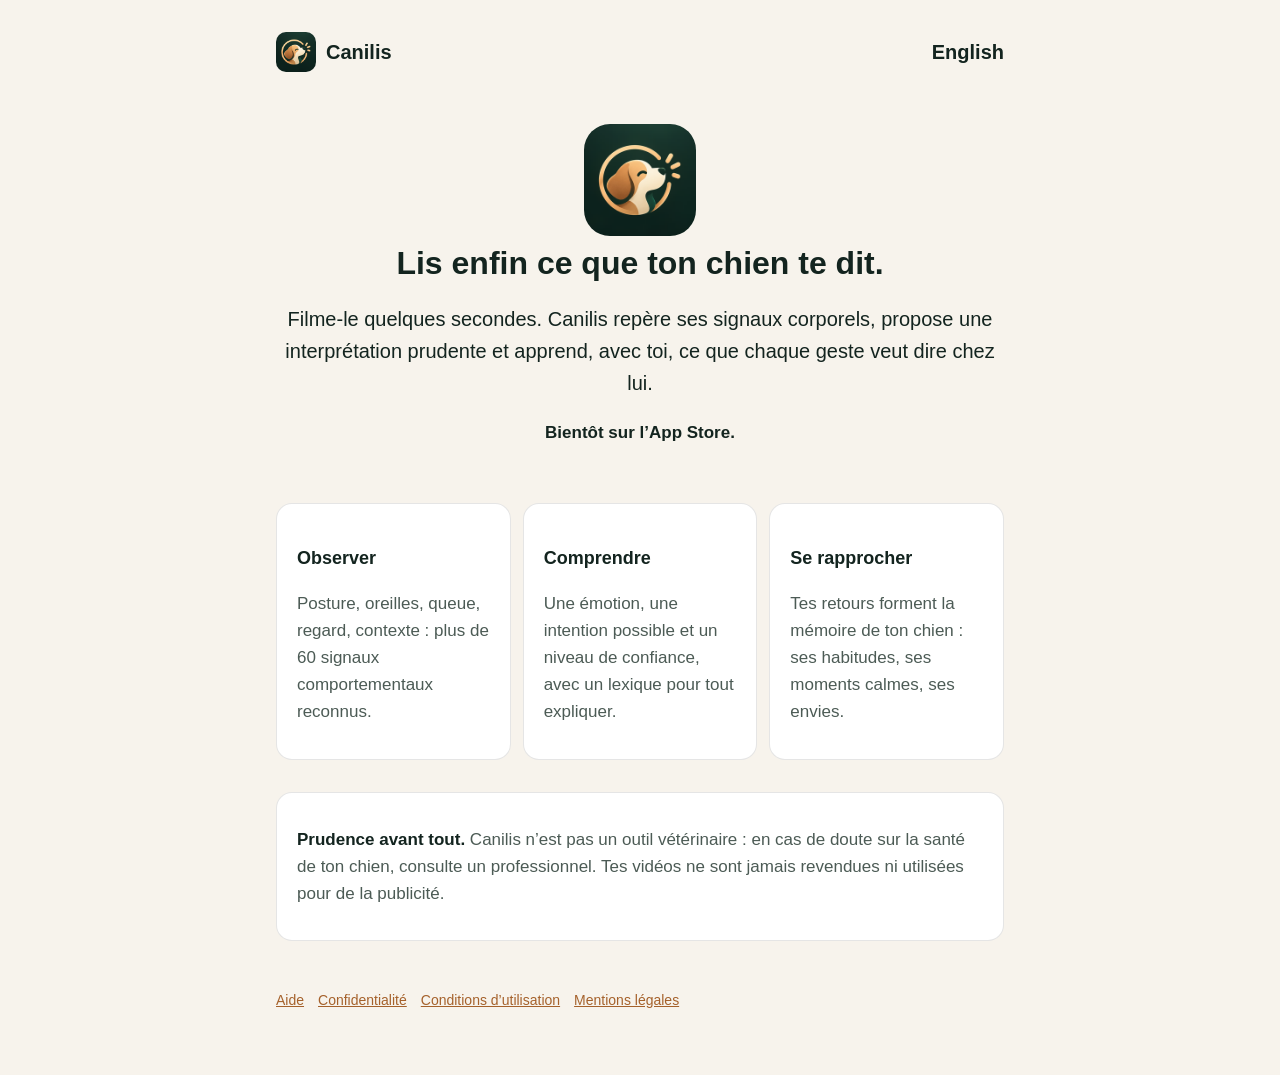
<file: index.html>
<!doctype html>
<html lang="fr">
<head>
<meta charset="utf-8">
<meta name="viewport" content="width=device-width, initial-scale=1">
<title>Canilis — Lis enfin ce que ton chien te dit</title>
<meta name="description" content="Filme ton chien quelques secondes : Canilis repère ses signaux corporels, propose une interprétation prudente et apprend ses habitudes.">
<link rel="stylesheet" href="styles.css">
<link rel="icon" href="icon.png">
</head>
<body>
<main>
<header class="site"><img src="icon.png" alt=""><a href="./">Canilis</a><nav class="lang"><a href="en/">English</a></nav></header>

<section class="hero">
<img src="icon.png" alt="Icône de l’application Canilis">
<h1>Lis enfin ce que ton chien te dit.</h1>
<p class="tagline">Filme-le quelques secondes. Canilis repère ses signaux corporels, propose une interprétation prudente et apprend, avec toi, ce que chaque geste veut dire chez lui.</p>
<p><strong>Bientôt sur l’App Store.</strong> <!-- Remplacer par le badge « Télécharger dans l’App Store » une fois l’app publiée. --></p>
</section>

<div class="grid">
<div class="card"><h3>Observer</h3><p>Posture, oreilles, queue, regard, contexte : plus de 60 signaux comportementaux reconnus.</p></div>
<div class="card"><h3>Comprendre</h3><p>Une émotion, une intention possible et un niveau de confiance, avec un lexique pour tout expliquer.</p></div>
<div class="card"><h3>Se rapprocher</h3><p>Tes retours forment la mémoire de ton chien : ses habitudes, ses moments calmes, ses envies.</p></div>
</div>

<div class="card">
<p><strong>Prudence avant tout.</strong> Canilis n’est pas un outil vétérinaire : en cas de doute sur la santé de ton chien, consulte un professionnel. Tes vidéos ne sont jamais revendues ni utilisées pour de la publicité.</p>
</div>

<footer><a href="support/">Aide</a><a href="confidentialite/">Confidentialité</a><a href="conditions/">Conditions d’utilisation</a><a href="mentions-legales/">Mentions légales</a></footer>
</main>
</body>
</html>
</file>
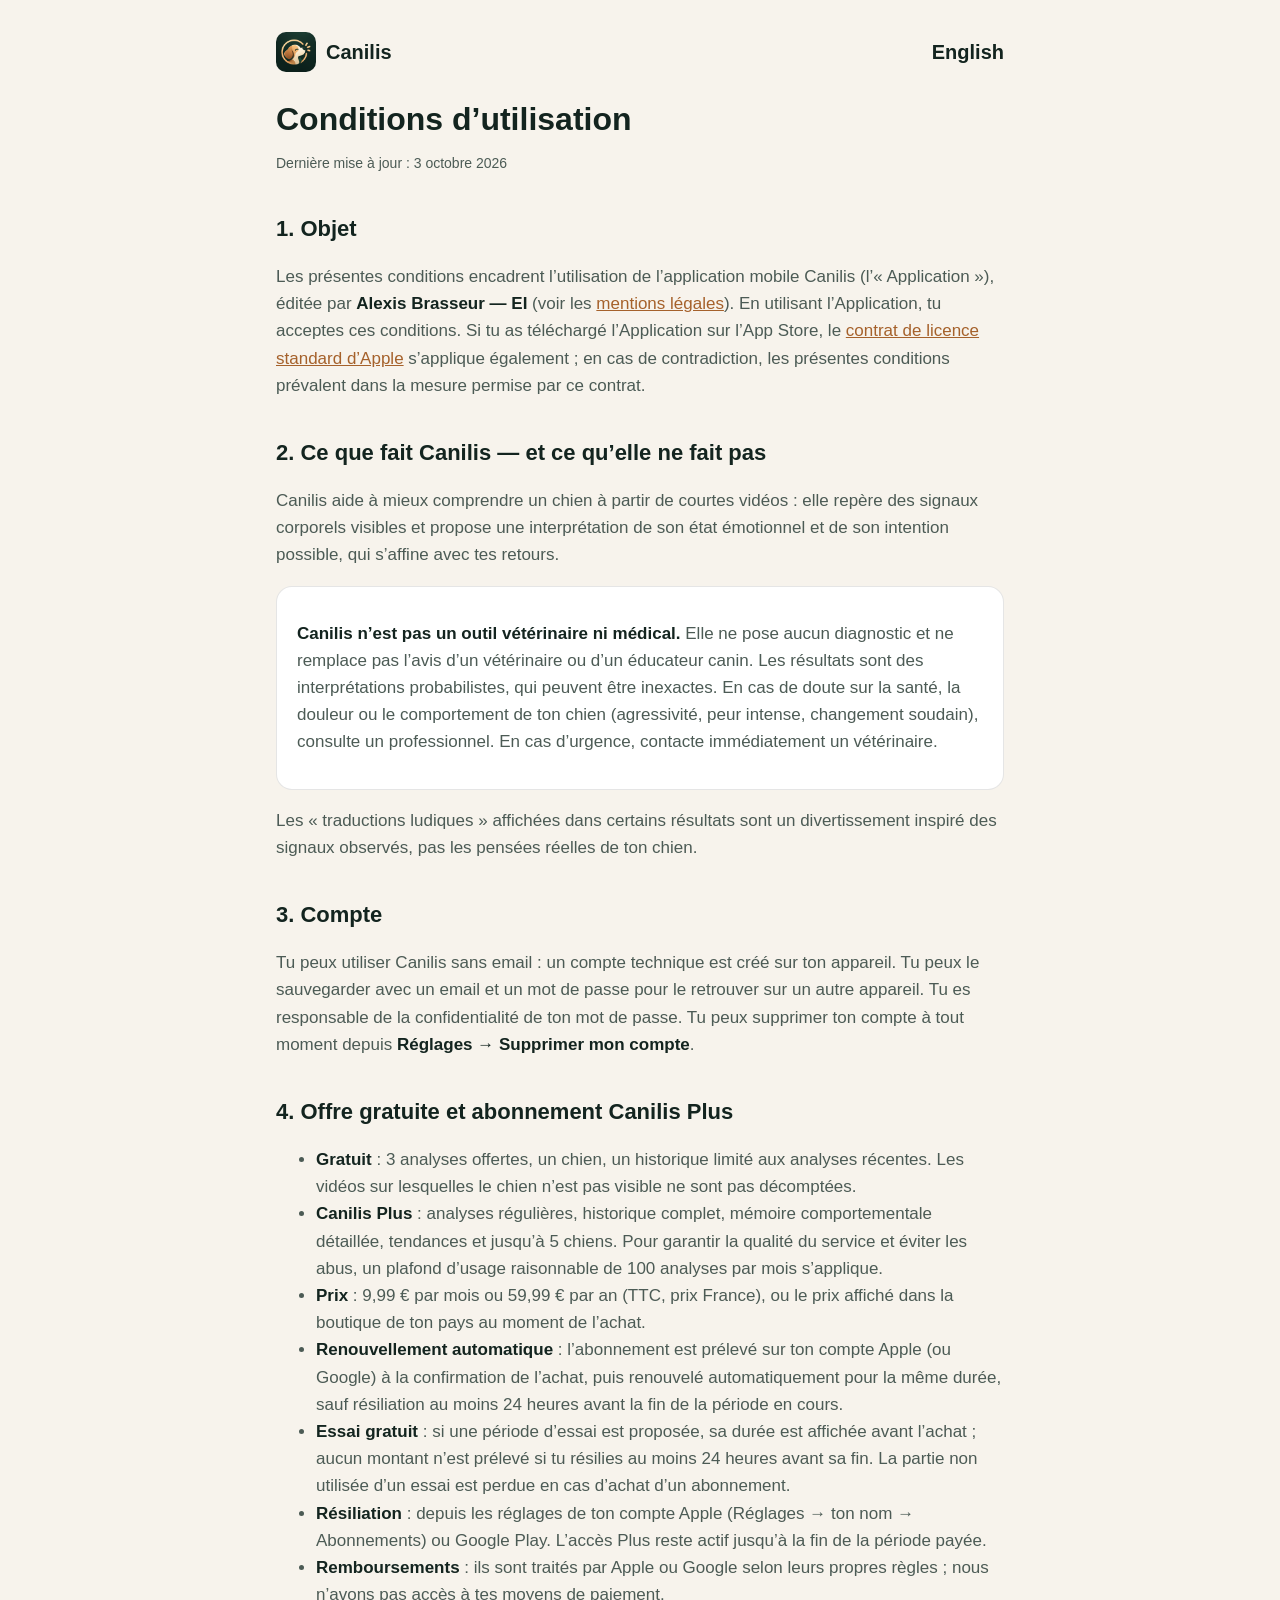
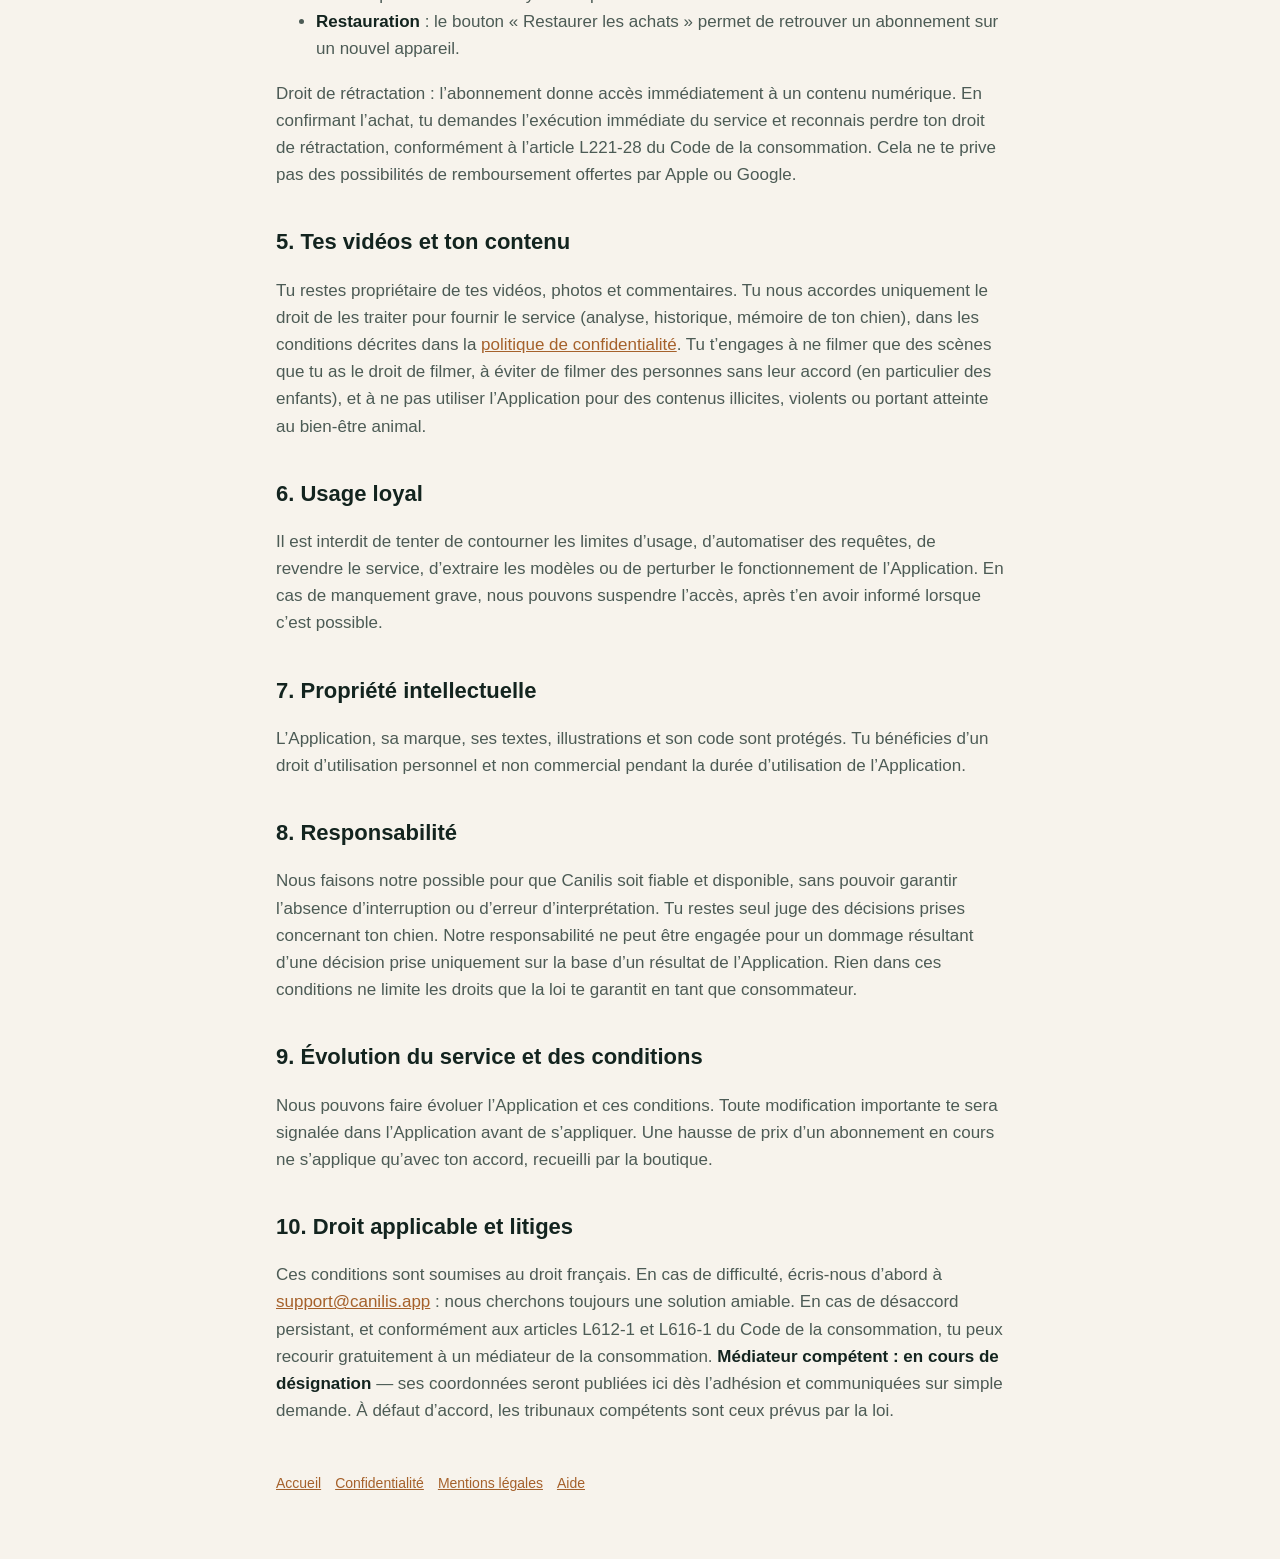
<file: conditions/index.html>
<!doctype html>
<html lang="fr">
<head>
<meta charset="utf-8">
<meta name="viewport" content="width=device-width, initial-scale=1">
<title>Conditions d’utilisation — Canilis</title>
<meta name="description" content="Conditions générales d’utilisation et d’abonnement de l’application Canilis.">
<link rel="stylesheet" href="../styles.css">
<link rel="icon" href="../icon.png">
</head>
<body>
<main>
<header class="site"><img src="../icon.png" alt=""><a href="../">Canilis</a><nav class="lang"><a href="../en/terms/">English</a></nav></header>

<h1>Conditions d’utilisation</h1>
<p class="updated">Dernière mise à jour : 3 octobre 2026</p>

<h2>1. Objet</h2>
<p>Les présentes conditions encadrent l’utilisation de l’application mobile Canilis (l’« Application »), éditée par <strong>Alexis Brasseur — EI</strong> (voir les <a href="../mentions-legales/">mentions légales</a>). En utilisant l’Application, tu acceptes ces conditions. Si tu as téléchargé l’Application sur l’App Store, le <a href="https://www.apple.com/legal/internet-services/itunes/dev/stdeula/">contrat de licence standard d’Apple</a> s’applique également ; en cas de contradiction, les présentes conditions prévalent dans la mesure permise par ce contrat.</p>

<h2>2. Ce que fait Canilis — et ce qu’elle ne fait pas</h2>
<p>Canilis aide à mieux comprendre un chien à partir de courtes vidéos : elle repère des signaux corporels visibles et propose une interprétation de son état émotionnel et de son intention possible, qui s’affine avec tes retours.</p>
<div class="card">
<p><strong>Canilis n’est pas un outil vétérinaire ni médical.</strong> Elle ne pose aucun diagnostic et ne remplace pas l’avis d’un vétérinaire ou d’un éducateur canin. Les résultats sont des interprétations probabilistes, qui peuvent être inexactes. En cas de doute sur la santé, la douleur ou le comportement de ton chien (agressivité, peur intense, changement soudain), consulte un professionnel. En cas d’urgence, contacte immédiatement un vétérinaire.</p>
</div>
<p>Les « traductions ludiques » affichées dans certains résultats sont un divertissement inspiré des signaux observés, pas les pensées réelles de ton chien.</p>

<h2>3. Compte</h2>
<p>Tu peux utiliser Canilis sans email : un compte technique est créé sur ton appareil. Tu peux le sauvegarder avec un email et un mot de passe pour le retrouver sur un autre appareil. Tu es responsable de la confidentialité de ton mot de passe. Tu peux supprimer ton compte à tout moment depuis <strong>Réglages → Supprimer mon compte</strong>.</p>

<h2>4. Offre gratuite et abonnement Canilis Plus</h2>
<ul>
<li><strong>Gratuit</strong> : 3 analyses offertes, un chien, un historique limité aux analyses récentes. Les vidéos sur lesquelles le chien n’est pas visible ne sont pas décomptées.</li>
<li><strong>Canilis Plus</strong> : analyses régulières, historique complet, mémoire comportementale détaillée, tendances et jusqu’à 5 chiens. Pour garantir la qualité du service et éviter les abus, un plafond d’usage raisonnable de 100 analyses par mois s’applique.</li>
<li><strong>Prix</strong> : 9,99 € par mois ou 59,99 € par an (TTC, prix France), ou le prix affiché dans la boutique de ton pays au moment de l’achat.</li>
<li><strong>Renouvellement automatique</strong> : l’abonnement est prélevé sur ton compte Apple (ou Google) à la confirmation de l’achat, puis renouvelé automatiquement pour la même durée, sauf résiliation au moins 24 heures avant la fin de la période en cours.</li>
<li><strong>Essai gratuit</strong> : si une période d’essai est proposée, sa durée est affichée avant l’achat ; aucun montant n’est prélevé si tu résilies au moins 24 heures avant sa fin. La partie non utilisée d’un essai est perdue en cas d’achat d’un abonnement.</li>
<li><strong>Résiliation</strong> : depuis les réglages de ton compte Apple (Réglages → ton nom → Abonnements) ou Google Play. L’accès Plus reste actif jusqu’à la fin de la période payée.</li>
<li><strong>Remboursements</strong> : ils sont traités par Apple ou Google selon leurs propres règles ; nous n’avons pas accès à tes moyens de paiement.</li>
<li><strong>Restauration</strong> : le bouton « Restaurer les achats » permet de retrouver un abonnement sur un nouvel appareil.</li>
</ul>
<p>Droit de rétractation : l’abonnement donne accès immédiatement à un contenu numérique. En confirmant l’achat, tu demandes l’exécution immédiate du service et reconnais perdre ton droit de rétractation, conformément à l’article L221-28 du Code de la consommation. Cela ne te prive pas des possibilités de remboursement offertes par Apple ou Google.</p>

<h2>5. Tes vidéos et ton contenu</h2>
<p>Tu restes propriétaire de tes vidéos, photos et commentaires. Tu nous accordes uniquement le droit de les traiter pour fournir le service (analyse, historique, mémoire de ton chien), dans les conditions décrites dans la <a href="../confidentialite/">politique de confidentialité</a>. Tu t’engages à ne filmer que des scènes que tu as le droit de filmer, à éviter de filmer des personnes sans leur accord (en particulier des enfants), et à ne pas utiliser l’Application pour des contenus illicites, violents ou portant atteinte au bien-être animal.</p>

<h2>6. Usage loyal</h2>
<p>Il est interdit de tenter de contourner les limites d’usage, d’automatiser des requêtes, de revendre le service, d’extraire les modèles ou de perturber le fonctionnement de l’Application. En cas de manquement grave, nous pouvons suspendre l’accès, après t’en avoir informé lorsque c’est possible.</p>

<h2>7. Propriété intellectuelle</h2>
<p>L’Application, sa marque, ses textes, illustrations et son code sont protégés. Tu bénéficies d’un droit d’utilisation personnel et non commercial pendant la durée d’utilisation de l’Application.</p>

<h2>8. Responsabilité</h2>
<p>Nous faisons notre possible pour que Canilis soit fiable et disponible, sans pouvoir garantir l’absence d’interruption ou d’erreur d’interprétation. Tu restes seul juge des décisions prises concernant ton chien. Notre responsabilité ne peut être engagée pour un dommage résultant d’une décision prise uniquement sur la base d’un résultat de l’Application. Rien dans ces conditions ne limite les droits que la loi te garantit en tant que consommateur.</p>

<h2>9. Évolution du service et des conditions</h2>
<p>Nous pouvons faire évoluer l’Application et ces conditions. Toute modification importante te sera signalée dans l’Application avant de s’appliquer. Une hausse de prix d’un abonnement en cours ne s’applique qu’avec ton accord, recueilli par la boutique.</p>

<h2>10. Droit applicable et litiges</h2>
<p>Ces conditions sont soumises au droit français. En cas de difficulté, écris-nous d’abord à <a href="mailto:support@canilis.app">support@canilis.app</a> : nous cherchons toujours une solution amiable. En cas de désaccord persistant, et conformément aux articles L612-1 et L616-1 du Code de la consommation, tu peux recourir gratuitement à un médiateur de la consommation. <strong>Médiateur compétent : en cours de désignation</strong> — ses coordonnées seront publiées ici dès l’adhésion et communiquées sur simple demande. À défaut d’accord, les tribunaux compétents sont ceux prévus par la loi.</p>

<footer><a href="../">Accueil</a><a href="../confidentialite/">Confidentialité</a><a href="../mentions-legales/">Mentions légales</a><a href="../support/">Aide</a></footer>
</main>
</body>
</html>
</file>
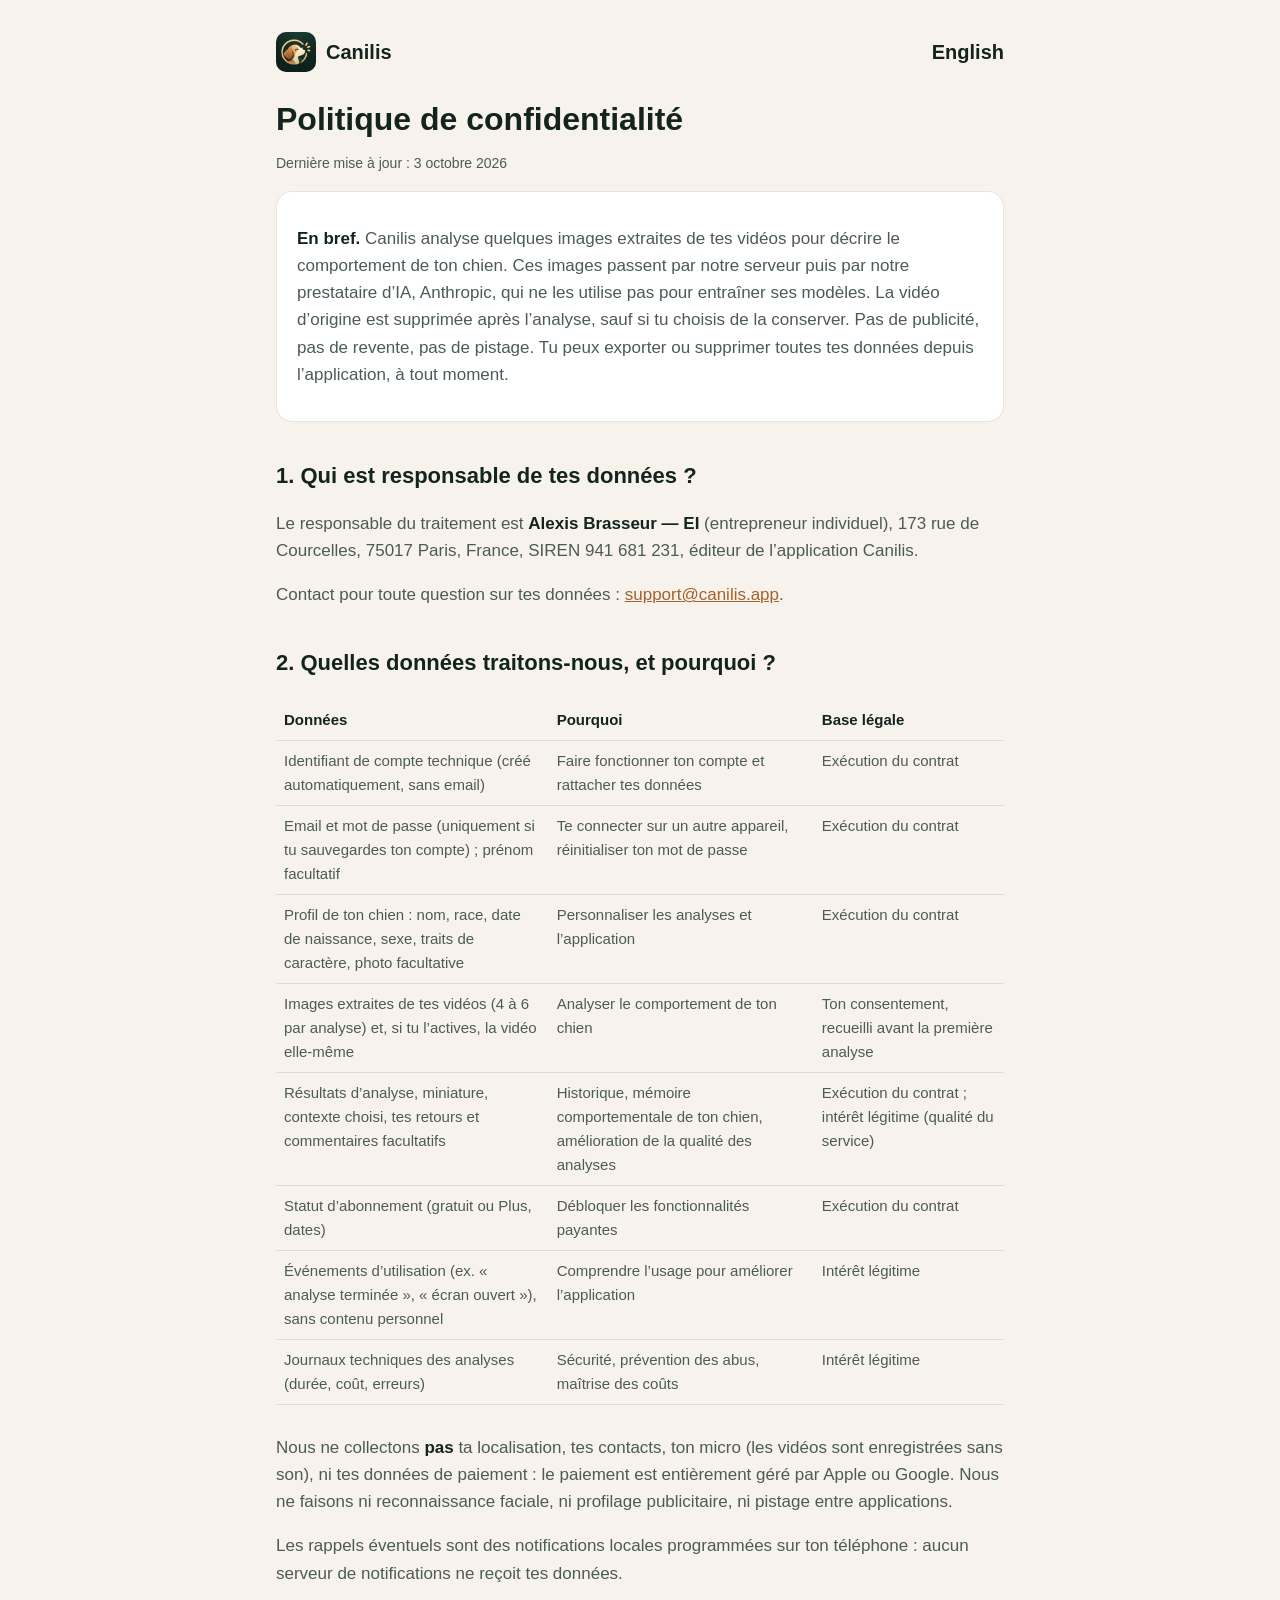
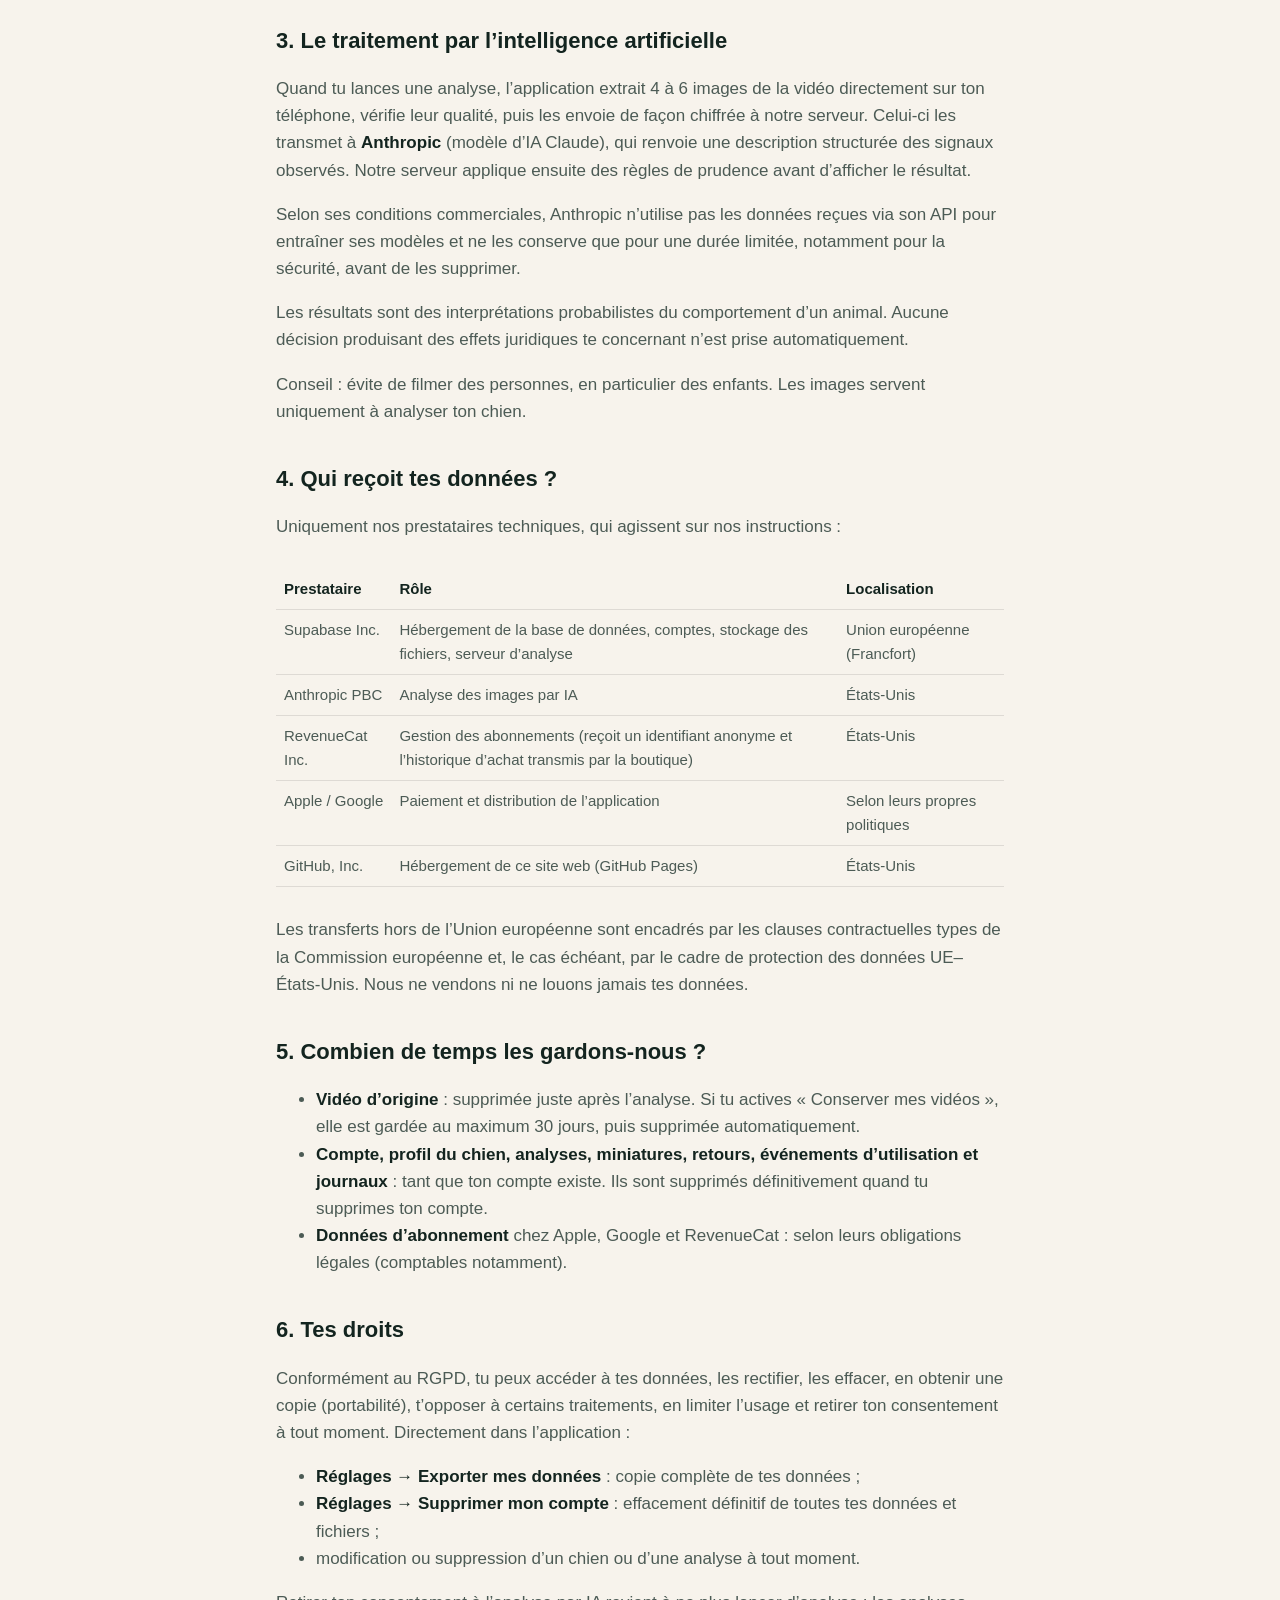
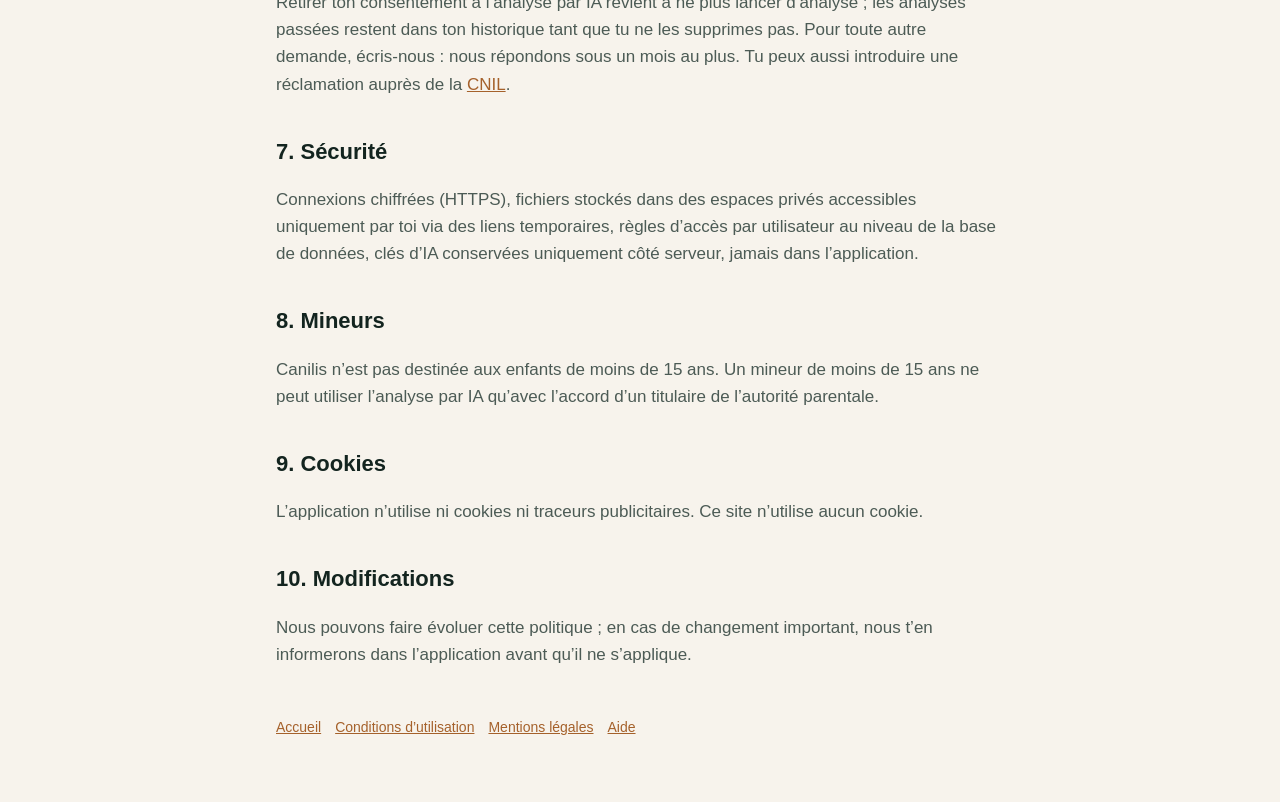
<file: confidentialite/index.html>
<!doctype html>
<html lang="fr">
<head>
<meta charset="utf-8">
<meta name="viewport" content="width=device-width, initial-scale=1">
<title>Politique de confidentialité — Canilis</title>
<meta name="description" content="Comment Canilis traite les données de ton compte, de ton chien et de tes vidéos.">
<link rel="stylesheet" href="../styles.css">
<link rel="icon" href="../icon.png">
</head>
<body>
<main>
<header class="site"><img src="../icon.png" alt=""><a href="../">Canilis</a><nav class="lang"><a href="../en/privacy/">English</a></nav></header>

<h1>Politique de confidentialité</h1>
<p class="updated">Dernière mise à jour : 3 octobre 2026</p>

<div class="card">
<p><strong>En bref.</strong> Canilis analyse quelques images extraites de tes vidéos pour décrire le comportement de ton chien. Ces images passent par notre serveur puis par notre prestataire d’IA, Anthropic, qui ne les utilise pas pour entraîner ses modèles. La vidéo d’origine est supprimée après l’analyse, sauf si tu choisis de la conserver. Pas de publicité, pas de revente, pas de pistage. Tu peux exporter ou supprimer toutes tes données depuis l’application, à tout moment.</p>
</div>

<h2>1. Qui est responsable de tes données ?</h2>
<p>Le responsable du traitement est <strong>Alexis Brasseur — EI</strong> (entrepreneur individuel), 173 rue de Courcelles, 75017 Paris, France, SIREN 941 681 231, éditeur de l’application Canilis.</p>
<p>Contact pour toute question sur tes données : <a href="mailto:support@canilis.app">support@canilis.app</a>.</p>

<h2>2. Quelles données traitons-nous, et pourquoi ?</h2>
<div class="table-wrap">
<table>
<tr><th>Données</th><th>Pourquoi</th><th>Base légale</th></tr>
<tr><td>Identifiant de compte technique (créé automatiquement, sans email)</td><td>Faire fonctionner ton compte et rattacher tes données</td><td>Exécution du contrat</td></tr>
<tr><td>Email et mot de passe (uniquement si tu sauvegardes ton compte) ; prénom facultatif</td><td>Te connecter sur un autre appareil, réinitialiser ton mot de passe</td><td>Exécution du contrat</td></tr>
<tr><td>Profil de ton chien : nom, race, date de naissance, sexe, traits de caractère, photo facultative</td><td>Personnaliser les analyses et l’application</td><td>Exécution du contrat</td></tr>
<tr><td>Images extraites de tes vidéos (4 à 6 par analyse) et, si tu l’actives, la vidéo elle-même</td><td>Analyser le comportement de ton chien</td><td>Ton consentement, recueilli avant la première analyse</td></tr>
<tr><td>Résultats d’analyse, miniature, contexte choisi, tes retours et commentaires facultatifs</td><td>Historique, mémoire comportementale de ton chien, amélioration de la qualité des analyses</td><td>Exécution du contrat ; intérêt légitime (qualité du service)</td></tr>
<tr><td>Statut d’abonnement (gratuit ou Plus, dates)</td><td>Débloquer les fonctionnalités payantes</td><td>Exécution du contrat</td></tr>
<tr><td>Événements d’utilisation (ex. « analyse terminée », « écran ouvert »), sans contenu personnel</td><td>Comprendre l’usage pour améliorer l’application</td><td>Intérêt légitime</td></tr>
<tr><td>Journaux techniques des analyses (durée, coût, erreurs)</td><td>Sécurité, prévention des abus, maîtrise des coûts</td><td>Intérêt légitime</td></tr>
</table>
</div>
<p>Nous ne collectons <strong>pas</strong> ta localisation, tes contacts, ton micro (les vidéos sont enregistrées sans son), ni tes données de paiement : le paiement est entièrement géré par Apple ou Google. Nous ne faisons ni reconnaissance faciale, ni profilage publicitaire, ni pistage entre applications.</p>
<p>Les rappels éventuels sont des notifications locales programmées sur ton téléphone : aucun serveur de notifications ne reçoit tes données.</p>

<h2>3. Le traitement par l’intelligence artificielle</h2>
<p>Quand tu lances une analyse, l’application extrait 4 à 6 images de la vidéo directement sur ton téléphone, vérifie leur qualité, puis les envoie de façon chiffrée à notre serveur. Celui-ci les transmet à <strong>Anthropic</strong> (modèle d’IA Claude), qui renvoie une description structurée des signaux observés. Notre serveur applique ensuite des règles de prudence avant d’afficher le résultat.</p>
<p>Selon ses conditions commerciales, Anthropic n’utilise pas les données reçues via son API pour entraîner ses modèles et ne les conserve que pour une durée limitée, notamment pour la sécurité, avant de les supprimer.</p>
<p>Les résultats sont des interprétations probabilistes du comportement d’un animal. Aucune décision produisant des effets juridiques te concernant n’est prise automatiquement.</p>
<p>Conseil : évite de filmer des personnes, en particulier des enfants. Les images servent uniquement à analyser ton chien.</p>

<h2>4. Qui reçoit tes données ?</h2>
<p>Uniquement nos prestataires techniques, qui agissent sur nos instructions :</p>
<div class="table-wrap">
<table>
<tr><th>Prestataire</th><th>Rôle</th><th>Localisation</th></tr>
<tr><td>Supabase Inc.</td><td>Hébergement de la base de données, comptes, stockage des fichiers, serveur d’analyse</td><td>Union européenne (Francfort)</td></tr>
<tr><td>Anthropic PBC</td><td>Analyse des images par IA</td><td>États-Unis</td></tr>
<tr><td>RevenueCat Inc.</td><td>Gestion des abonnements (reçoit un identifiant anonyme et l’historique d’achat transmis par la boutique)</td><td>États-Unis</td></tr>
<tr><td>Apple / Google</td><td>Paiement et distribution de l’application</td><td>Selon leurs propres politiques</td></tr>
<tr><td>GitHub, Inc.</td><td>Hébergement de ce site web (GitHub Pages)</td><td>États-Unis</td></tr>
</table>
</div>
<p>Les transferts hors de l’Union européenne sont encadrés par les clauses contractuelles types de la Commission européenne et, le cas échéant, par le cadre de protection des données UE–États-Unis. Nous ne vendons ni ne louons jamais tes données.</p>

<h2>5. Combien de temps les gardons-nous ?</h2>
<ul>
<li><strong>Vidéo d’origine</strong> : supprimée juste après l’analyse. Si tu actives « Conserver mes vidéos », elle est gardée au maximum 30 jours, puis supprimée automatiquement.</li>
<li><strong>Compte, profil du chien, analyses, miniatures, retours, événements d’utilisation et journaux</strong> : tant que ton compte existe. Ils sont supprimés définitivement quand tu supprimes ton compte.</li>
<li><strong>Données d’abonnement</strong> chez Apple, Google et RevenueCat : selon leurs obligations légales (comptables notamment).</li>
</ul>

<h2>6. Tes droits</h2>
<p>Conformément au RGPD, tu peux accéder à tes données, les rectifier, les effacer, en obtenir une copie (portabilité), t’opposer à certains traitements, en limiter l’usage et retirer ton consentement à tout moment. Directement dans l’application :</p>
<ul>
<li><strong>Réglages → Exporter mes données</strong> : copie complète de tes données ;</li>
<li><strong>Réglages → Supprimer mon compte</strong> : effacement définitif de toutes tes données et fichiers ;</li>
<li>modification ou suppression d’un chien ou d’une analyse à tout moment.</li>
</ul>
<p>Retirer ton consentement à l’analyse par IA revient à ne plus lancer d’analyse ; les analyses passées restent dans ton historique tant que tu ne les supprimes pas. Pour toute autre demande, écris-nous : nous répondons sous un mois au plus. Tu peux aussi introduire une réclamation auprès de la <a href="https://www.cnil.fr/fr/plaintes">CNIL</a>.</p>

<h2>7. Sécurité</h2>
<p>Connexions chiffrées (HTTPS), fichiers stockés dans des espaces privés accessibles uniquement par toi via des liens temporaires, règles d’accès par utilisateur au niveau de la base de données, clés d’IA conservées uniquement côté serveur, jamais dans l’application.</p>

<h2>8. Mineurs</h2>
<p>Canilis n’est pas destinée aux enfants de moins de 15 ans. Un mineur de moins de 15 ans ne peut utiliser l’analyse par IA qu’avec l’accord d’un titulaire de l’autorité parentale.</p>

<h2>9. Cookies</h2>
<p>L’application n’utilise ni cookies ni traceurs publicitaires. Ce site n’utilise aucun cookie.</p>

<h2>10. Modifications</h2>
<p>Nous pouvons faire évoluer cette politique ; en cas de changement important, nous t’en informerons dans l’application avant qu’il ne s’applique.</p>

<footer><a href="../">Accueil</a><a href="../conditions/">Conditions d’utilisation</a><a href="../mentions-legales/">Mentions légales</a><a href="../support/">Aide</a></footer>
</main>
</body>
</html>
</file>
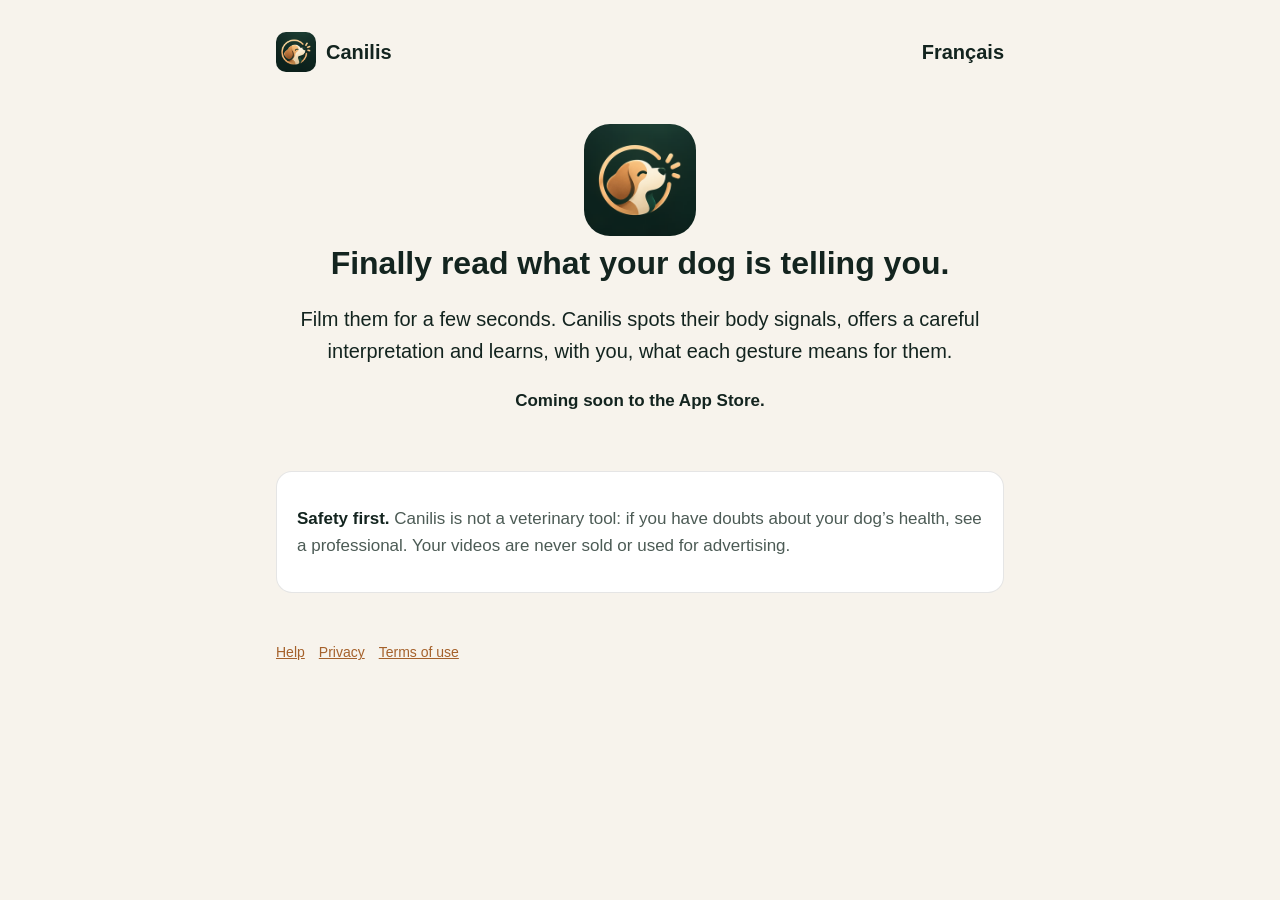
<file: en/index.html>
<!doctype html>
<html lang="en">
<head>
<meta charset="utf-8">
<meta name="viewport" content="width=device-width, initial-scale=1">
<title>Canilis — Finally read what your dog is telling you</title>
<meta name="description" content="Film your dog for a few seconds: Canilis spots body signals, offers a careful interpretation and learns their habits.">
<link rel="stylesheet" href="../styles.css">
<link rel="icon" href="../icon.png">
</head>
<body>
<main>
<header class="site"><img src="../icon.png" alt=""><a href="./">Canilis</a><nav class="lang"><a href="../">Français</a></nav></header>
<section class="hero">
<img src="../icon.png" alt="Canilis app icon">
<h1>Finally read what your dog is telling you.</h1>
<p class="tagline">Film them for a few seconds. Canilis spots their body signals, offers a careful interpretation and learns, with you, what each gesture means for them.</p>
<p><strong>Coming soon to the App Store.</strong></p>
</section>
<div class="card"><p><strong>Safety first.</strong> Canilis is not a veterinary tool: if you have doubts about your dog’s health, see a professional. Your videos are never sold or used for advertising.</p></div>
<footer><a href="support/">Help</a><a href="privacy/">Privacy</a><a href="terms/">Terms of use</a></footer>
</main>
</body>
</html>
</file>
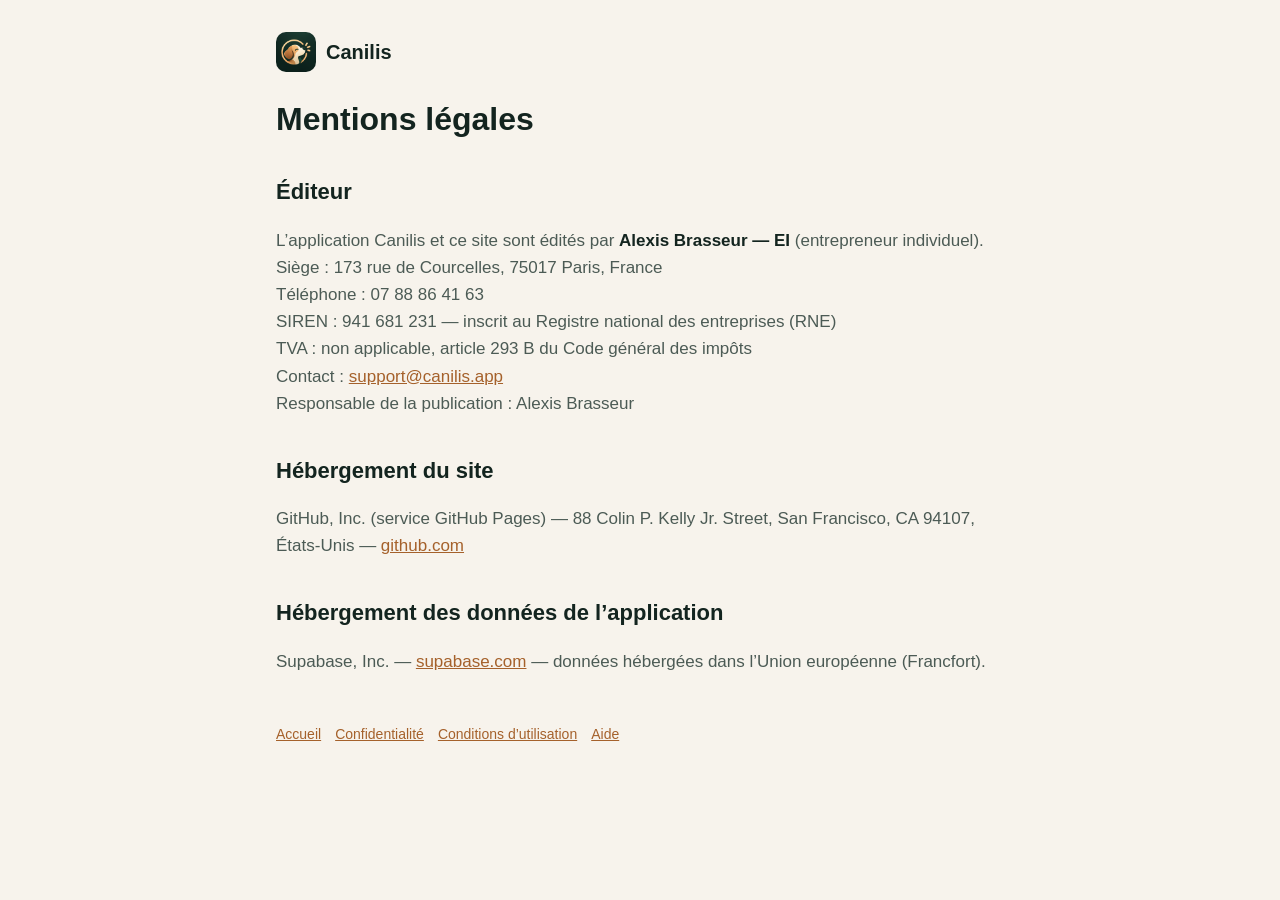
<file: mentions-legales/index.html>
<!doctype html>
<html lang="fr">
<head>
<meta charset="utf-8">
<meta name="viewport" content="width=device-width, initial-scale=1">
<title>Mentions légales — Canilis</title>
<link rel="stylesheet" href="../styles.css">
<link rel="icon" href="../icon.png">
</head>
<body>
<main>
<header class="site"><img src="../icon.png" alt=""><a href="../">Canilis</a></header>
<h1>Mentions légales</h1>

<h2>Éditeur</h2>
<p>L’application Canilis et ce site sont édités par <strong>Alexis Brasseur — EI</strong> (entrepreneur individuel).<br>
Siège : 173 rue de Courcelles, 75017 Paris, France<br>
Téléphone : 07 88 86 41 63<br>
SIREN : 941 681 231 — inscrit au Registre national des entreprises (RNE)<br>
TVA : non applicable, article 293 B du Code général des impôts<br>
Contact : <a href="mailto:support@canilis.app">support@canilis.app</a><br>
Responsable de la publication : Alexis Brasseur</p>

<h2>Hébergement du site</h2>
<p>GitHub, Inc. (service GitHub Pages) — 88 Colin P. Kelly Jr. Street, San Francisco, CA 94107, États-Unis — <a href="https://github.com">github.com</a></p>

<h2>Hébergement des données de l’application</h2>
<p>Supabase, Inc. — <a href="https://supabase.com">supabase.com</a> — données hébergées dans l’Union européenne (Francfort).</p>

<footer><a href="../">Accueil</a><a href="../confidentialite/">Confidentialité</a><a href="../conditions/">Conditions d’utilisation</a><a href="../support/">Aide</a></footer>
</main>
</body>
</html>
</file>
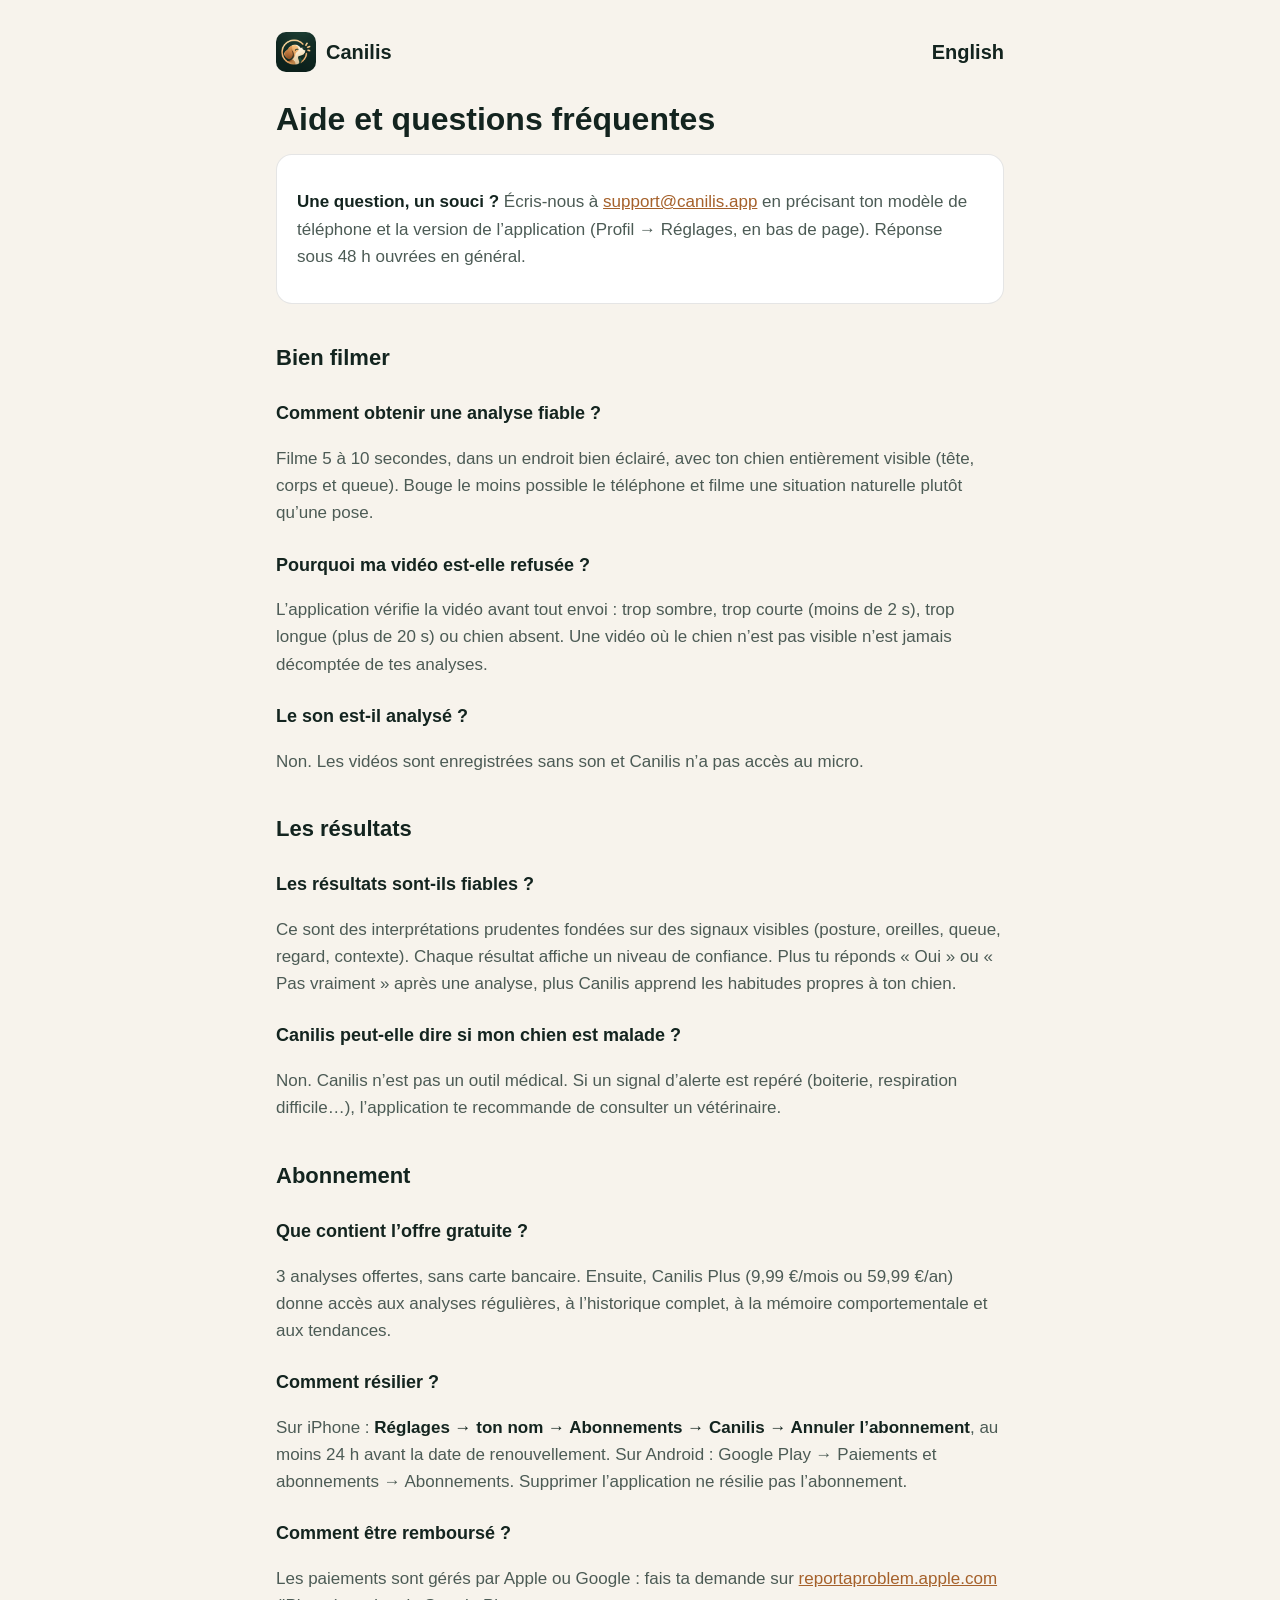
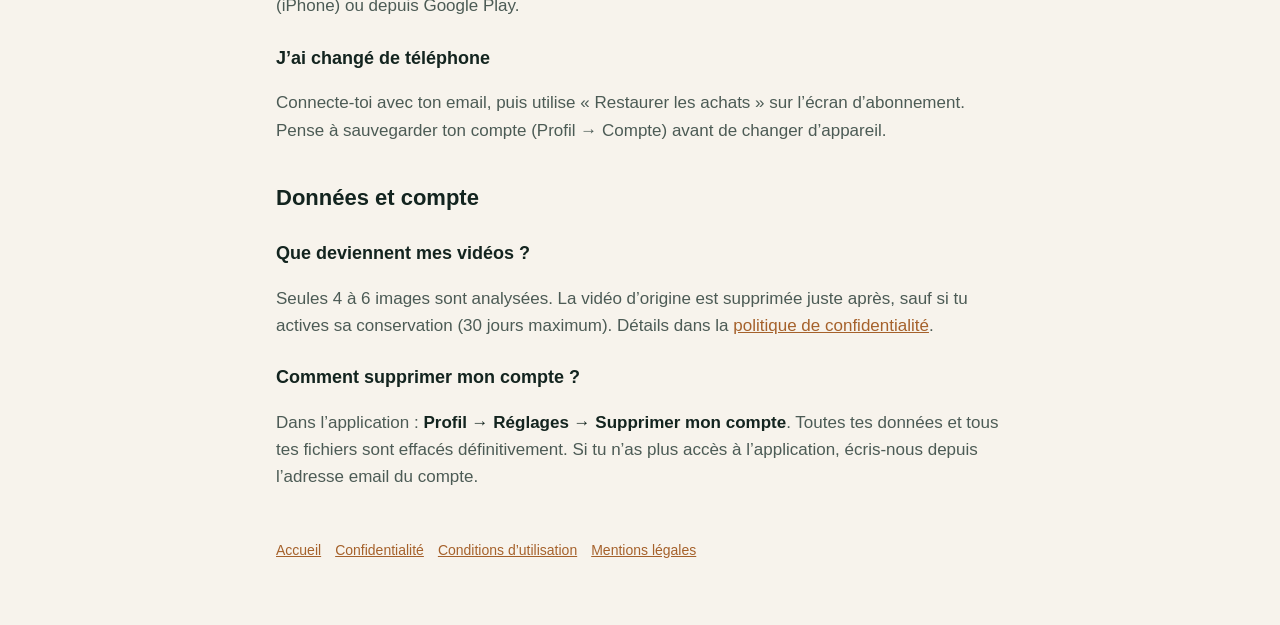
<file: support/index.html>
<!doctype html>
<html lang="fr">
<head>
<meta charset="utf-8">
<meta name="viewport" content="width=device-width, initial-scale=1">
<title>Aide — Canilis</title>
<meta name="description" content="Questions fréquentes et contact du support Canilis.">
<link rel="stylesheet" href="../styles.css">
<link rel="icon" href="../icon.png">
</head>
<body>
<main>
<header class="site"><img src="../icon.png" alt=""><a href="../">Canilis</a><nav class="lang"><a href="../en/support/">English</a></nav></header>
<h1>Aide et questions fréquentes</h1>

<div class="card">
<p><strong>Une question, un souci ?</strong> Écris-nous à <a href="mailto:support@canilis.app">support@canilis.app</a> en précisant ton modèle de téléphone et la version de l’application (Profil → Réglages, en bas de page). Réponse sous 48 h ouvrées en général.</p>
</div>

<h2>Bien filmer</h2>
<h3>Comment obtenir une analyse fiable ?</h3>
<p>Filme 5 à 10 secondes, dans un endroit bien éclairé, avec ton chien entièrement visible (tête, corps et queue). Bouge le moins possible le téléphone et filme une situation naturelle plutôt qu’une pose.</p>
<h3>Pourquoi ma vidéo est-elle refusée ?</h3>
<p>L’application vérifie la vidéo avant tout envoi : trop sombre, trop courte (moins de 2 s), trop longue (plus de 20 s) ou chien absent. Une vidéo où le chien n’est pas visible n’est jamais décomptée de tes analyses.</p>
<h3>Le son est-il analysé ?</h3>
<p>Non. Les vidéos sont enregistrées sans son et Canilis n’a pas accès au micro.</p>

<h2>Les résultats</h2>
<h3>Les résultats sont-ils fiables ?</h3>
<p>Ce sont des interprétations prudentes fondées sur des signaux visibles (posture, oreilles, queue, regard, contexte). Chaque résultat affiche un niveau de confiance. Plus tu réponds « Oui » ou « Pas vraiment » après une analyse, plus Canilis apprend les habitudes propres à ton chien.</p>
<h3>Canilis peut-elle dire si mon chien est malade ?</h3>
<p>Non. Canilis n’est pas un outil médical. Si un signal d’alerte est repéré (boiterie, respiration difficile…), l’application te recommande de consulter un vétérinaire.</p>

<h2>Abonnement</h2>
<h3>Que contient l’offre gratuite ?</h3>
<p>3 analyses offertes, sans carte bancaire. Ensuite, Canilis Plus (9,99 €/mois ou 59,99 €/an) donne accès aux analyses régulières, à l’historique complet, à la mémoire comportementale et aux tendances.</p>
<h3>Comment résilier ?</h3>
<p>Sur iPhone : <strong>Réglages → ton nom → Abonnements → Canilis → Annuler l’abonnement</strong>, au moins 24 h avant la date de renouvellement. Sur Android : Google Play → Paiements et abonnements → Abonnements. Supprimer l’application ne résilie pas l’abonnement.</p>
<h3>Comment être remboursé ?</h3>
<p>Les paiements sont gérés par Apple ou Google : fais ta demande sur <a href="https://reportaproblem.apple.com">reportaproblem.apple.com</a> (iPhone) ou depuis Google Play.</p>
<h3>J’ai changé de téléphone</h3>
<p>Connecte-toi avec ton email, puis utilise « Restaurer les achats » sur l’écran d’abonnement. Pense à sauvegarder ton compte (Profil → Compte) avant de changer d’appareil.</p>

<h2>Données et compte</h2>
<h3>Que deviennent mes vidéos ?</h3>
<p>Seules 4 à 6 images sont analysées. La vidéo d’origine est supprimée juste après, sauf si tu actives sa conservation (30 jours maximum). Détails dans la <a href="../confidentialite/">politique de confidentialité</a>.</p>
<h3>Comment supprimer mon compte ?</h3>
<p>Dans l’application : <strong>Profil → Réglages → Supprimer mon compte</strong>. Toutes tes données et tous tes fichiers sont effacés définitivement. Si tu n’as plus accès à l’application, écris-nous depuis l’adresse email du compte.</p>

<footer><a href="../">Accueil</a><a href="../confidentialite/">Confidentialité</a><a href="../conditions/">Conditions d’utilisation</a><a href="../mentions-legales/">Mentions légales</a></footer>
</main>
</body>
</html>
</file>
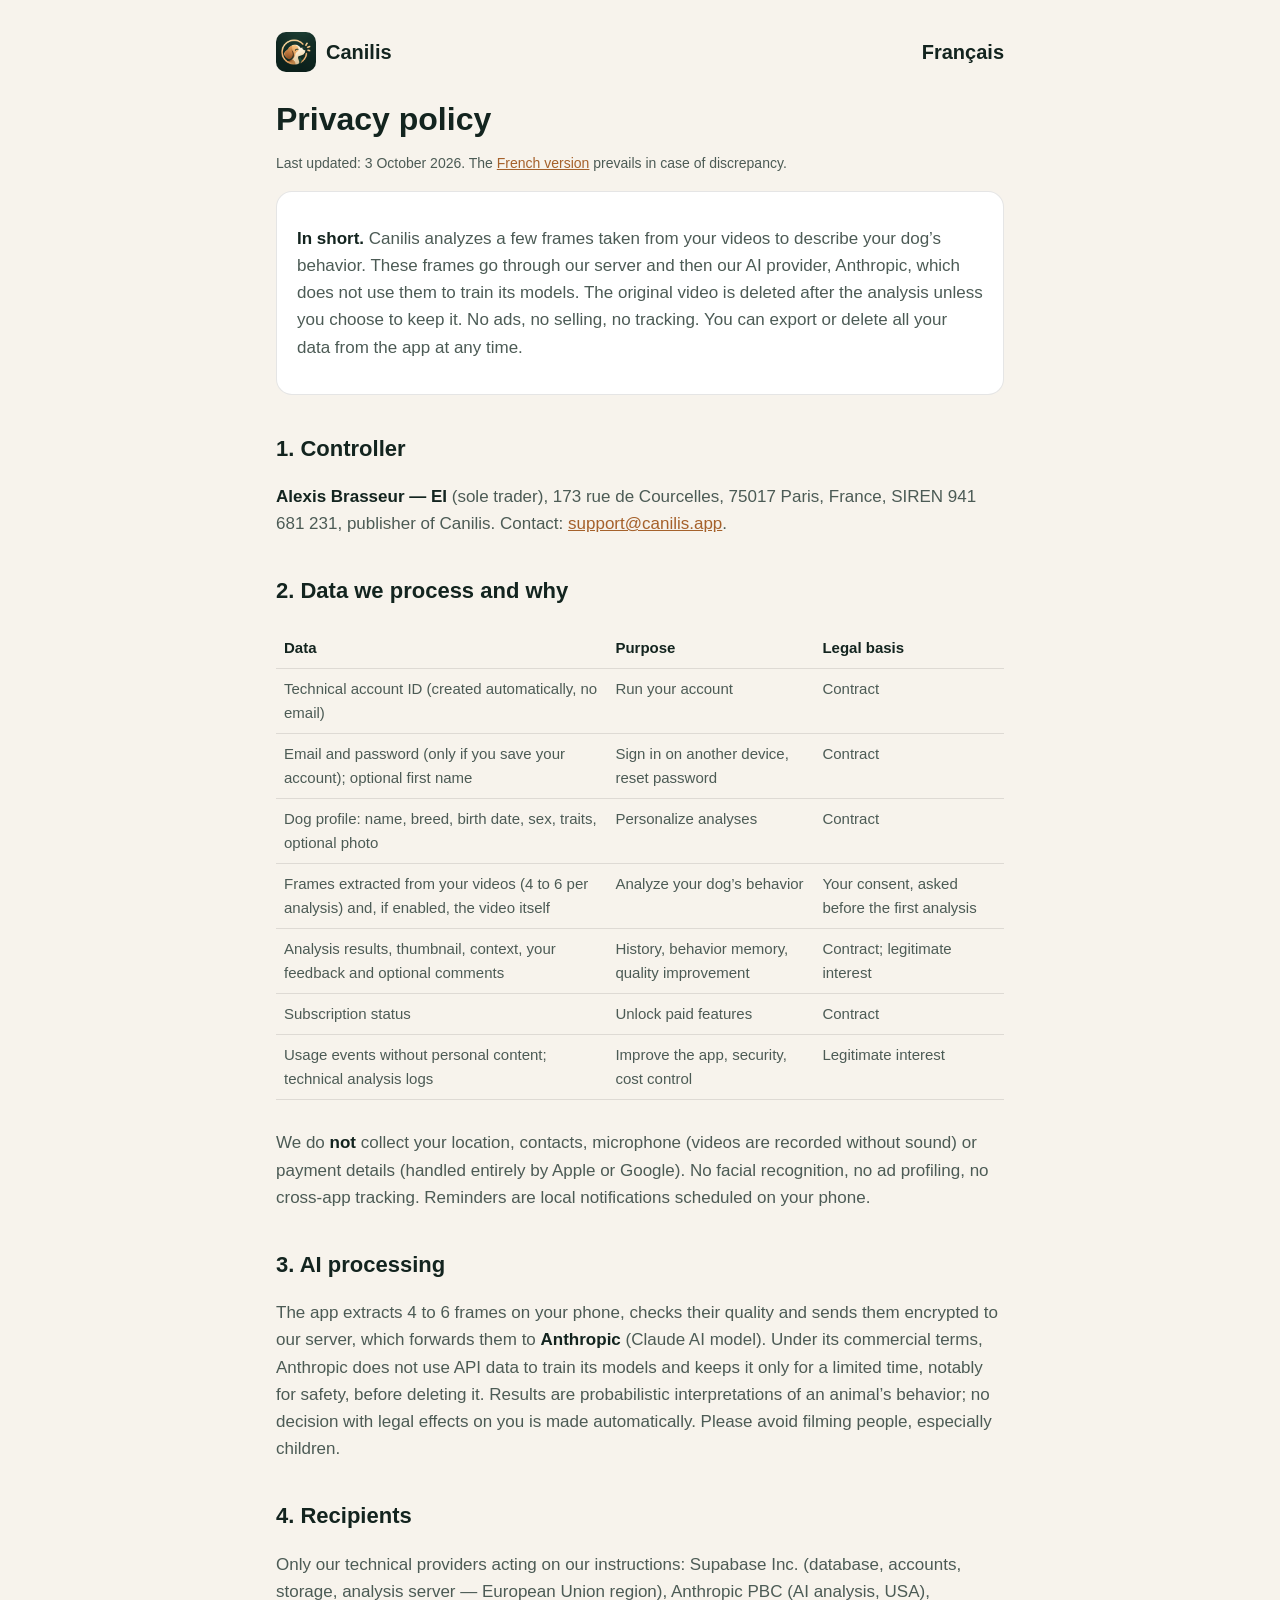
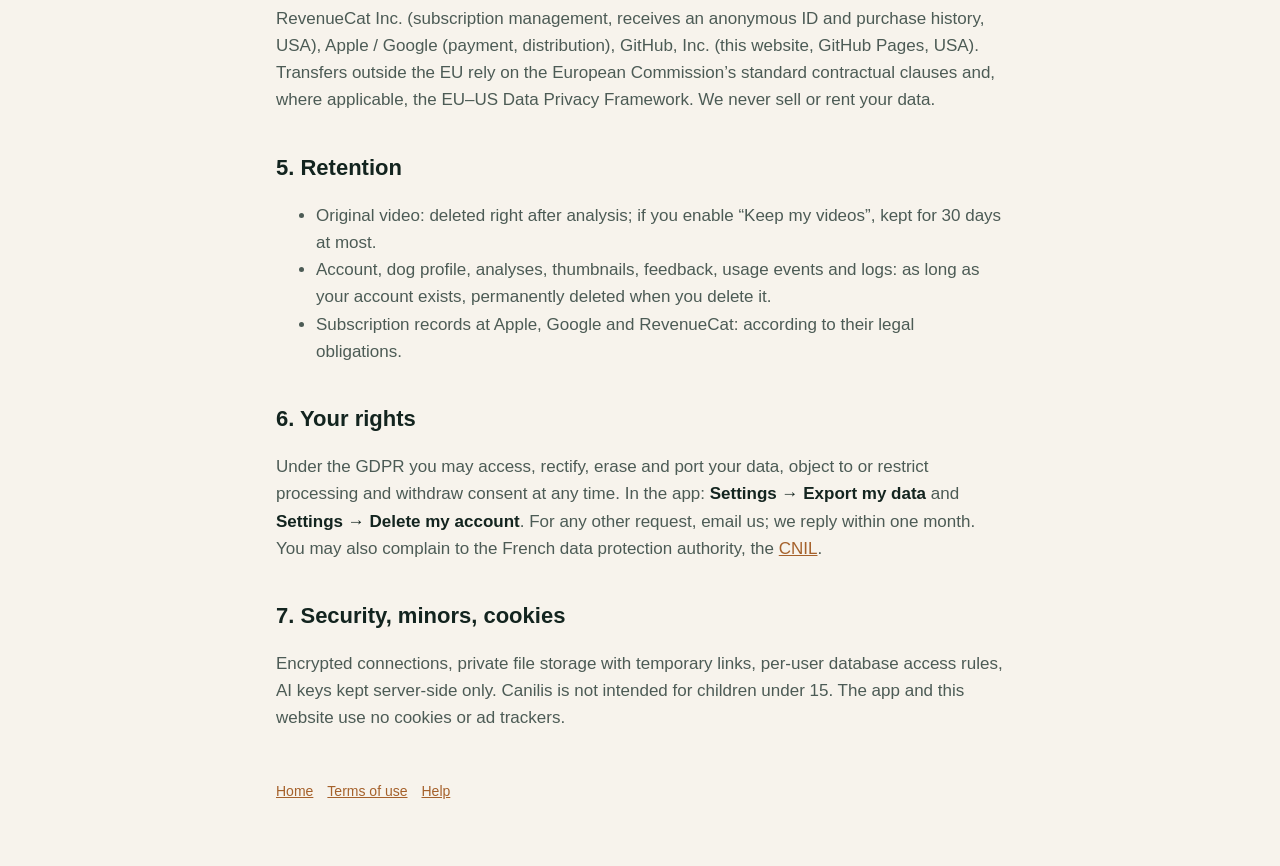
<file: en/privacy/index.html>
<!doctype html>
<html lang="en">
<head>
<meta charset="utf-8">
<meta name="viewport" content="width=device-width, initial-scale=1">
<title>Privacy policy — Canilis</title>
<link rel="stylesheet" href="../../styles.css">
<link rel="icon" href="../../icon.png">
</head>
<body>
<main>
<header class="site"><img src="../../icon.png" alt=""><a href="../">Canilis</a><nav class="lang"><a href="../../confidentialite/">Français</a></nav></header>
<h1>Privacy policy</h1>
<p class="updated">Last updated: 3 October 2026. The <a href="../../confidentialite/">French version</a> prevails in case of discrepancy.</p>

<div class="card"><p><strong>In short.</strong> Canilis analyzes a few frames taken from your videos to describe your dog’s behavior. These frames go through our server and then our AI provider, Anthropic, which does not use them to train its models. The original video is deleted after the analysis unless you choose to keep it. No ads, no selling, no tracking. You can export or delete all your data from the app at any time.</p></div>

<h2>1. Controller</h2>
<p><strong>Alexis Brasseur — EI</strong> (sole trader), 173 rue de Courcelles, 75017 Paris, France, SIREN 941 681 231, publisher of Canilis. Contact: <a href="mailto:support@canilis.app">support@canilis.app</a>.</p>

<h2>2. Data we process and why</h2>
<div class="table-wrap"><table>
<tr><th>Data</th><th>Purpose</th><th>Legal basis</th></tr>
<tr><td>Technical account ID (created automatically, no email)</td><td>Run your account</td><td>Contract</td></tr>
<tr><td>Email and password (only if you save your account); optional first name</td><td>Sign in on another device, reset password</td><td>Contract</td></tr>
<tr><td>Dog profile: name, breed, birth date, sex, traits, optional photo</td><td>Personalize analyses</td><td>Contract</td></tr>
<tr><td>Frames extracted from your videos (4 to 6 per analysis) and, if enabled, the video itself</td><td>Analyze your dog’s behavior</td><td>Your consent, asked before the first analysis</td></tr>
<tr><td>Analysis results, thumbnail, context, your feedback and optional comments</td><td>History, behavior memory, quality improvement</td><td>Contract; legitimate interest</td></tr>
<tr><td>Subscription status</td><td>Unlock paid features</td><td>Contract</td></tr>
<tr><td>Usage events without personal content; technical analysis logs</td><td>Improve the app, security, cost control</td><td>Legitimate interest</td></tr>
</table></div>
<p>We do <strong>not</strong> collect your location, contacts, microphone (videos are recorded without sound) or payment details (handled entirely by Apple or Google). No facial recognition, no ad profiling, no cross-app tracking. Reminders are local notifications scheduled on your phone.</p>

<h2>3. AI processing</h2>
<p>The app extracts 4 to 6 frames on your phone, checks their quality and sends them encrypted to our server, which forwards them to <strong>Anthropic</strong> (Claude AI model). Under its commercial terms, Anthropic does not use API data to train its models and keeps it only for a limited time, notably for safety, before deleting it. Results are probabilistic interpretations of an animal’s behavior; no decision with legal effects on you is made automatically. Please avoid filming people, especially children.</p>

<h2>4. Recipients</h2>
<p>Only our technical providers acting on our instructions: Supabase Inc. (database, accounts, storage, analysis server — European Union region), Anthropic PBC (AI analysis, USA), RevenueCat Inc. (subscription management, receives an anonymous ID and purchase history, USA), Apple / Google (payment, distribution), GitHub, Inc. (this website, GitHub Pages, USA). Transfers outside the EU rely on the European Commission’s standard contractual clauses and, where applicable, the EU–US Data Privacy Framework. We never sell or rent your data.</p>

<h2>5. Retention</h2>
<ul>
<li>Original video: deleted right after analysis; if you enable “Keep my videos”, kept for 30 days at most.</li>
<li>Account, dog profile, analyses, thumbnails, feedback, usage events and logs: as long as your account exists, permanently deleted when you delete it.</li>
<li>Subscription records at Apple, Google and RevenueCat: according to their legal obligations.</li>
</ul>

<h2>6. Your rights</h2>
<p>Under the GDPR you may access, rectify, erase and port your data, object to or restrict processing and withdraw consent at any time. In the app: <strong>Settings → Export my data</strong> and <strong>Settings → Delete my account</strong>. For any other request, email us; we reply within one month. You may also complain to the French data protection authority, the <a href="https://www.cnil.fr/en">CNIL</a>.</p>

<h2>7. Security, minors, cookies</h2>
<p>Encrypted connections, private file storage with temporary links, per-user database access rules, AI keys kept server-side only. Canilis is not intended for children under 15. The app and this website use no cookies or ad trackers.</p>

<footer><a href="../">Home</a><a href="../terms/">Terms of use</a><a href="../support/">Help</a></footer>
</main>
</body>
</html>
</file>
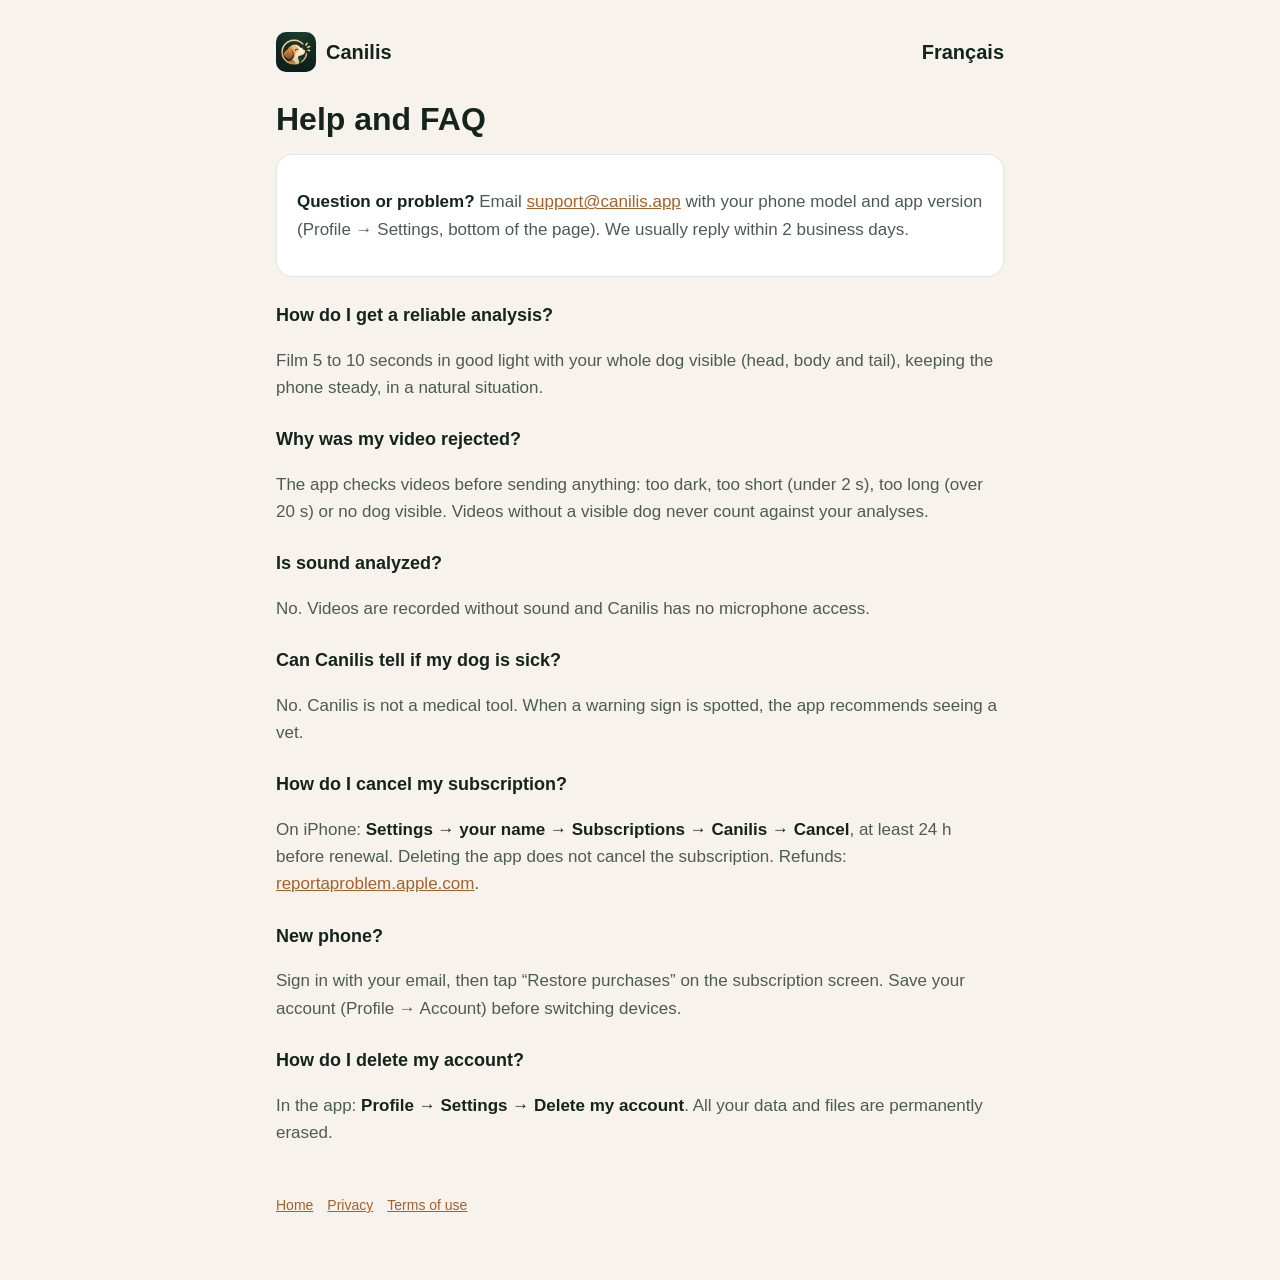
<file: en/support/index.html>
<!doctype html>
<html lang="en">
<head>
<meta charset="utf-8">
<meta name="viewport" content="width=device-width, initial-scale=1">
<title>Help — Canilis</title>
<link rel="stylesheet" href="../../styles.css">
<link rel="icon" href="../../icon.png">
</head>
<body>
<main>
<header class="site"><img src="../../icon.png" alt=""><a href="../">Canilis</a><nav class="lang"><a href="../../support/">Français</a></nav></header>
<h1>Help and FAQ</h1>
<div class="card"><p><strong>Question or problem?</strong> Email <a href="mailto:support@canilis.app">support@canilis.app</a> with your phone model and app version (Profile → Settings, bottom of the page). We usually reply within 2 business days.</p></div>

<h3>How do I get a reliable analysis?</h3>
<p>Film 5 to 10 seconds in good light with your whole dog visible (head, body and tail), keeping the phone steady, in a natural situation.</p>
<h3>Why was my video rejected?</h3>
<p>The app checks videos before sending anything: too dark, too short (under 2 s), too long (over 20 s) or no dog visible. Videos without a visible dog never count against your analyses.</p>
<h3>Is sound analyzed?</h3>
<p>No. Videos are recorded without sound and Canilis has no microphone access.</p>
<h3>Can Canilis tell if my dog is sick?</h3>
<p>No. Canilis is not a medical tool. When a warning sign is spotted, the app recommends seeing a vet.</p>
<h3>How do I cancel my subscription?</h3>
<p>On iPhone: <strong>Settings → your name → Subscriptions → Canilis → Cancel</strong>, at least 24 h before renewal. Deleting the app does not cancel the subscription. Refunds: <a href="https://reportaproblem.apple.com">reportaproblem.apple.com</a>.</p>
<h3>New phone?</h3>
<p>Sign in with your email, then tap “Restore purchases” on the subscription screen. Save your account (Profile → Account) before switching devices.</p>
<h3>How do I delete my account?</h3>
<p>In the app: <strong>Profile → Settings → Delete my account</strong>. All your data and files are permanently erased.</p>

<footer><a href="../">Home</a><a href="../privacy/">Privacy</a><a href="../terms/">Terms of use</a></footer>
</main>
</body>
</html>
</file>
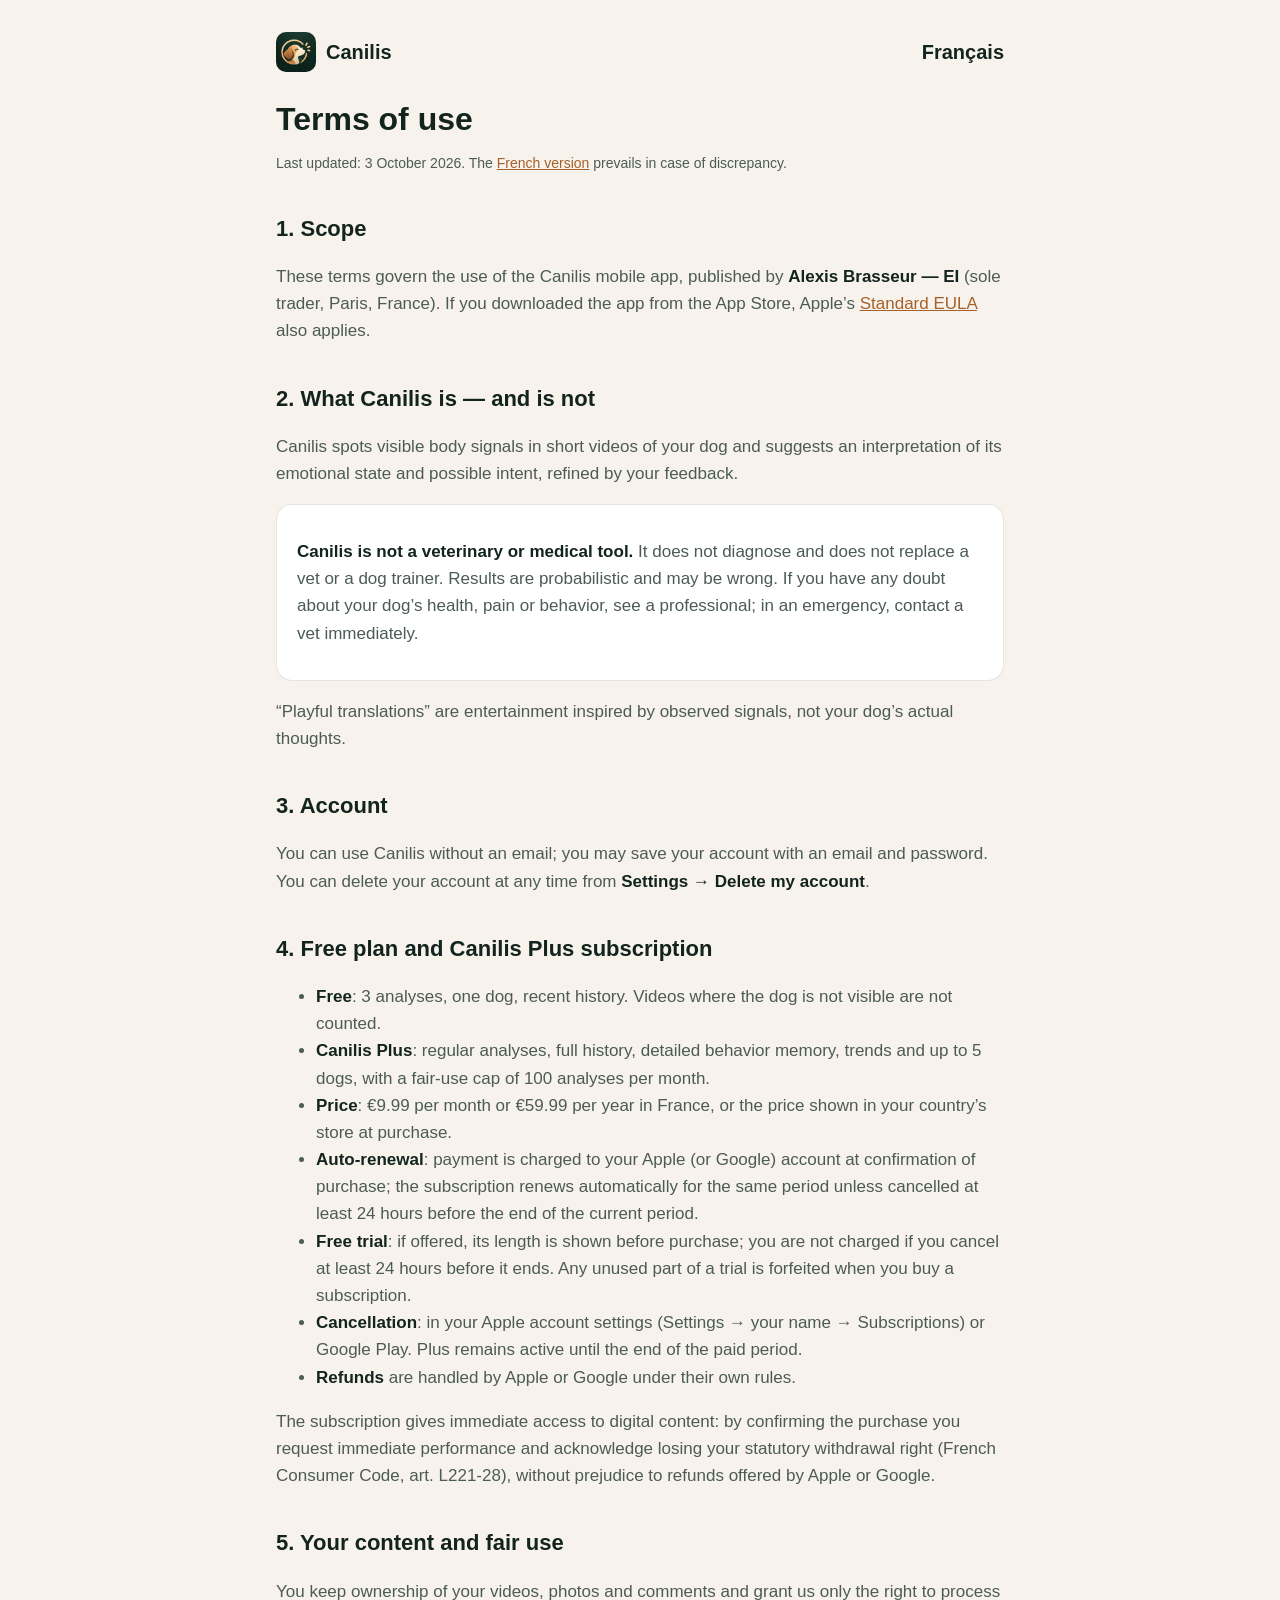
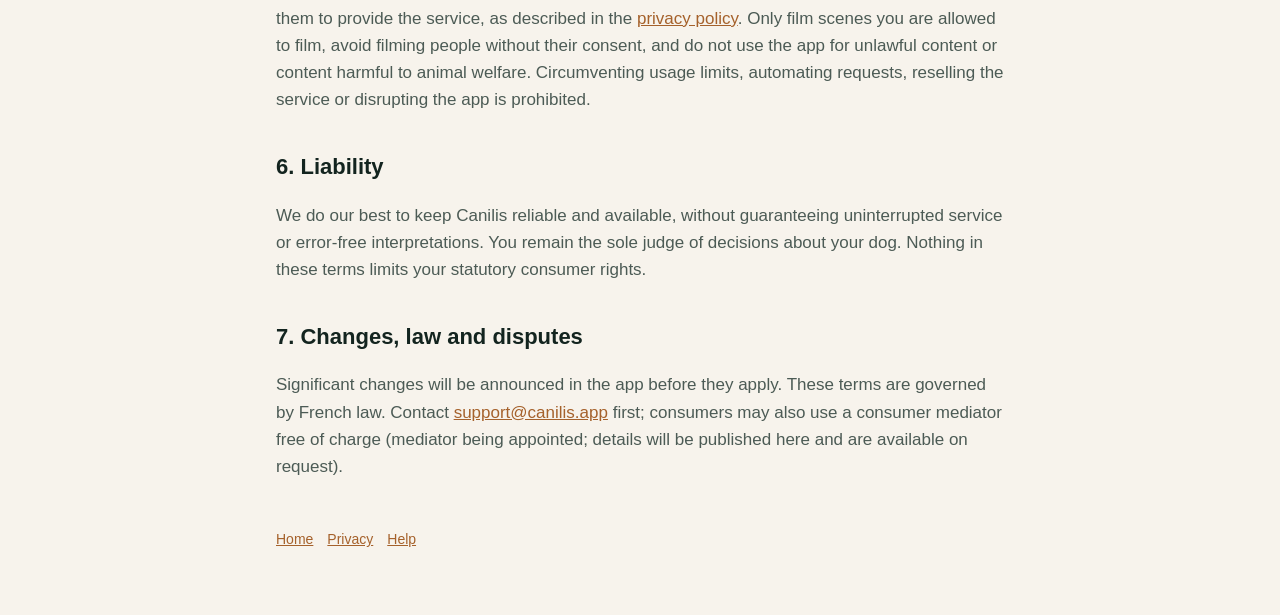
<file: en/terms/index.html>
<!doctype html>
<html lang="en">
<head>
<meta charset="utf-8">
<meta name="viewport" content="width=device-width, initial-scale=1">
<title>Terms of use — Canilis</title>
<link rel="stylesheet" href="../../styles.css">
<link rel="icon" href="../../icon.png">
</head>
<body>
<main>
<header class="site"><img src="../../icon.png" alt=""><a href="../">Canilis</a><nav class="lang"><a href="../../conditions/">Français</a></nav></header>
<h1>Terms of use</h1>
<p class="updated">Last updated: 3 October 2026. The <a href="../../conditions/">French version</a> prevails in case of discrepancy.</p>

<h2>1. Scope</h2>
<p>These terms govern the use of the Canilis mobile app, published by <strong>Alexis Brasseur — EI</strong> (sole trader, Paris, France). If you downloaded the app from the App Store, Apple’s <a href="https://www.apple.com/legal/internet-services/itunes/dev/stdeula/">Standard EULA</a> also applies.</p>

<h2>2. What Canilis is — and is not</h2>
<p>Canilis spots visible body signals in short videos of your dog and suggests an interpretation of its emotional state and possible intent, refined by your feedback.</p>
<div class="card"><p><strong>Canilis is not a veterinary or medical tool.</strong> It does not diagnose and does not replace a vet or a dog trainer. Results are probabilistic and may be wrong. If you have any doubt about your dog’s health, pain or behavior, see a professional; in an emergency, contact a vet immediately.</p></div>
<p>“Playful translations” are entertainment inspired by observed signals, not your dog’s actual thoughts.</p>

<h2>3. Account</h2>
<p>You can use Canilis without an email; you may save your account with an email and password. You can delete your account at any time from <strong>Settings → Delete my account</strong>.</p>

<h2>4. Free plan and Canilis Plus subscription</h2>
<ul>
<li><strong>Free</strong>: 3 analyses, one dog, recent history. Videos where the dog is not visible are not counted.</li>
<li><strong>Canilis Plus</strong>: regular analyses, full history, detailed behavior memory, trends and up to 5 dogs, with a fair-use cap of 100 analyses per month.</li>
<li><strong>Price</strong>: €9.99 per month or €59.99 per year in France, or the price shown in your country’s store at purchase.</li>
<li><strong>Auto-renewal</strong>: payment is charged to your Apple (or Google) account at confirmation of purchase; the subscription renews automatically for the same period unless cancelled at least 24 hours before the end of the current period.</li>
<li><strong>Free trial</strong>: if offered, its length is shown before purchase; you are not charged if you cancel at least 24 hours before it ends. Any unused part of a trial is forfeited when you buy a subscription.</li>
<li><strong>Cancellation</strong>: in your Apple account settings (Settings → your name → Subscriptions) or Google Play. Plus remains active until the end of the paid period.</li>
<li><strong>Refunds</strong> are handled by Apple or Google under their own rules.</li>
</ul>
<p>The subscription gives immediate access to digital content: by confirming the purchase you request immediate performance and acknowledge losing your statutory withdrawal right (French Consumer Code, art. L221-28), without prejudice to refunds offered by Apple or Google.</p>

<h2>5. Your content and fair use</h2>
<p>You keep ownership of your videos, photos and comments and grant us only the right to process them to provide the service, as described in the <a href="../privacy/">privacy policy</a>. Only film scenes you are allowed to film, avoid filming people without their consent, and do not use the app for unlawful content or content harmful to animal welfare. Circumventing usage limits, automating requests, reselling the service or disrupting the app is prohibited.</p>

<h2>6. Liability</h2>
<p>We do our best to keep Canilis reliable and available, without guaranteeing uninterrupted service or error-free interpretations. You remain the sole judge of decisions about your dog. Nothing in these terms limits your statutory consumer rights.</p>

<h2>7. Changes, law and disputes</h2>
<p>Significant changes will be announced in the app before they apply. These terms are governed by French law. Contact <a href="mailto:support@canilis.app">support@canilis.app</a> first; consumers may also use a consumer mediator free of charge (mediator being appointed; details will be published here and are available on request).</p>

<footer><a href="../">Home</a><a href="../privacy/">Privacy</a><a href="../support/">Help</a></footer>
</main>
</body>
</html>
</file>
<file: styles.css>
:root {
  --bg: #101f1c;
  --surface: #172b27;
  --text: #f4efe6;
  --muted: #b9c2bc;
  --accent: #e8b58b;
  --sage: #b8d8bc;
  --border: rgba(255, 255, 255, 0.09);
  --warn: #ffcc66;
}
@media (prefers-color-scheme: light) {
  :root {
    --bg: #f7f3ec;
    --surface: #ffffff;
    --text: #13241f;
    --muted: #4c5b55;
    --accent: #a5612b;
    --sage: #3e6b47;
    --border: rgba(0, 0, 0, 0.1);
    --warn: #8a5a00;
  }
}
* { box-sizing: border-box; }
html { -webkit-text-size-adjust: 100%; }
body {
  margin: 0;
  background: var(--bg);
  color: var(--text);
  font: 17px/1.6 -apple-system, BlinkMacSystemFont, 'Segoe UI', Inter, Roboto, sans-serif;
}
main { max-width: 760px; margin: 0 auto; padding: 32px 16px 64px; }
header.site { display: flex; align-items: center; gap: 10px; margin-bottom: 28px; }
header.site img { width: 40px; height: 40px; border-radius: 10px; }
header.site a { color: var(--text); text-decoration: none; font-weight: 700; font-size: 20px; }
nav.lang { margin-left: auto; font-size: 15px; }
h1 { font-size: 32px; line-height: 1.2; margin: 0 0 8px; }
h2 { font-size: 22px; margin: 36px 0 8px; }
h3 { font-size: 18px; margin: 24px 0 4px; }
p, li { color: var(--muted); }
strong { color: var(--text); }
a { color: var(--accent); }
.updated { font-size: 14px; color: var(--muted); }
.card {
  background: var(--surface);
  border: 1px solid var(--border);
  border-radius: 16px;
  padding: 16px 20px;
  margin: 16px 0;
}
.todo { color: var(--warn); font-weight: 600; }
table { width: 100%; border-collapse: collapse; font-size: 15px; margin: 12px 0; }
th, td { text-align: left; padding: 8px; border-bottom: 1px solid var(--border); vertical-align: top; }
th { color: var(--text); }
td { color: var(--muted); }
.table-wrap { overflow-x: auto; }
footer { margin-top: 48px; font-size: 14px; color: var(--muted); }
footer a { margin-right: 14px; }
.hero { text-align: center; padding: 24px 0; }
.hero img { width: 112px; height: 112px; border-radius: 26px; }
.tagline { font-size: 20px; color: var(--text); }
.grid { display: grid; gap: 12px; grid-template-columns: repeat(auto-fit, minmax(200px, 1fr)); }
</file>
